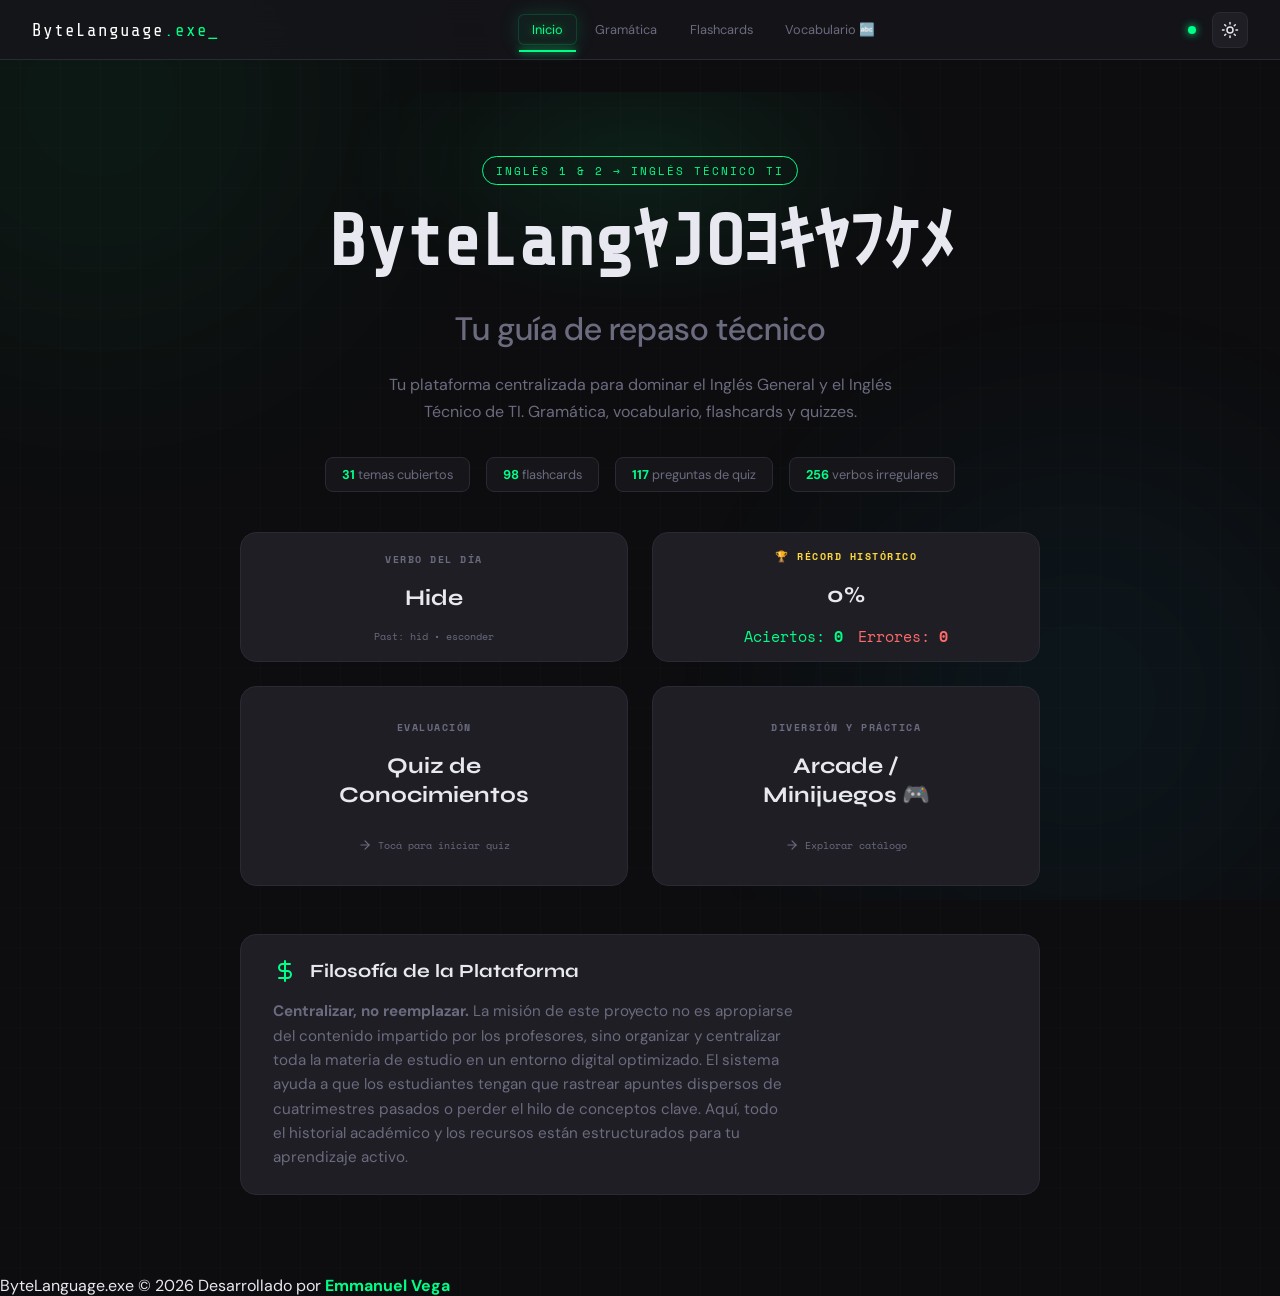
<file: index.html>
<!DOCTYPE html>
<html lang="es">
<!-- 
  ==============================================================================
  ARCHIVO PRINCIPAL DE VISTA (INDEX.HTML)
  ==============================================================================
  Este archivo define toda la estructura y el contenido visual (DOM) de la Guía de Inglés.
  Al ser una Single Page Application (SPA), todas las "pantallas" coexisten en este archivo
  y se muestran u ocultan mediante JavaScript (app.js).
  
  Estructura Principal:
  1. <head>: Metadatos, fuentes y enlaces a estilos CSS.
  2. <header>: Barra de navegación estática en la parte superior.
  3. <div class="section">: Cada uno de estos bloques representa una "pantalla" (Inicio, Gramática, etc.)
  ==============================================================================
-->

<head>
  <!-- Codificación de caracteres para aceptar tildes y ñ -->
  <meta charset="UTF-8">
  <!-- Configuración para que se vea bien en dispositivos móviles (Responsive) -->
  <meta name="viewport" content="width=device-width, initial-scale=1.0">
  <!-- Título que aparece en la pestaña del navegador -->
  <title>ByteLanguage.exe - Inglés Técnico</title>
  
  <!-- Importación de fuentes desde Google Fonts para el estilo "hacker/tech" -->
  <link
    href="https://fonts.googleapis.com/css2?family=Space+Mono:ital,wght@0,400;0,700;1,400&family=DM+Sans:wght@300;400;500;700&family=Syne:wght@700;800&family=Share+Tech+Mono&family=JetBrains+Mono:wght@400;700&family=VT323&display=swap"
    rel="stylesheet">
    
  <!-- Vinculación de la hoja de estilos principal (styles.css) -->
  <link rel="stylesheet" href="styles.css">

</head>

<body>

  <!-- 
    ======================================================================
    ESFERAS DE FONDO (Diseño visual)
    Estas son las dos esferas brillantes que aparecen difuminadas en el fondo.
    Se controlan puramente con CSS (.glow-spheres)
    ====================================================================== 
  -->
  <div class="glow-spheres">
    <div class="sphere sphere-green"></div>
    <div class="sphere sphere-blue"></div>
  </div>

  <!-- 
    ======================================================================
    BARRA DE NAVEGACIÓN SUPERIOR (Header)
    ====================================================================== 
  -->
  <header>
    <!-- Logo principal con animación de parpadeo en el guión bajo (_) -->
    <div class="logo">ByteLanguage<span class="hl">.exe</span><span class="blink">_</span></div>
    <!-- 
      Botones de navegación principal (para PC/Tablets).
      En móviles estos botones se ocultan y se muestra la barra inferior.
      Cada botón ejecuta la función showSection() de app.js para cambiar de pantalla.
    -->
    <nav>
      <button class="nav-btn active" onclick="showSection('home')">Inicio</button>
      <button class="nav-btn" onclick="showSection('grammar')">Gramática</button>
      <button class="nav-btn" onclick="showSection('flashcards')">Flashcards</button>
      <button class="nav-btn" onclick="showSection('verbs')">Vocabulario 🔤</button>
    </nav>

    <!-- Controles de estado y configuración (derecha del Header) -->
    <div style="display: flex; gap: 1rem; align-items: center;">
      <!-- Punto verde de estado (Offline/Online), controlado por el Service Worker -->
      <div id="networkStatusDot" title="Conectado" style="width: 8px; height: 8px; border-radius: 50%; background: var(--accent); box-shadow: 0 0 8px var(--accent);"></div>
      
      <!-- Botón para alternar entre Tema Claro y Tema Oscuro -->
      <button class="toggle-mode" onclick="toggleMode()" title="Cambiar modo">
        <!-- Icono inicial (Luna o Sol), se reemplaza en JS -->
        <svg class="icon" xmlns="http://www.w3.org/2000/svg" viewBox="0 0 24 24" width="18" height="18" fill="none"
          stroke="currentColor" stroke-width="2" stroke-linecap="round" stroke-linejoin="round">
          <circle cx="12" cy="12" r="4" />
          <path
            d="M12 2v2M12 20v2M4.93 4.93l1.41 1.41M17.66 17.66l1.41 1.41M2 12h2M20 12h2M6.34 17.66l-1.41 1.41M19.07 4.93l-1.41 1.41" />
        </svg>
      </button>
    </div>
  </header>

  <!-- 
    ======================================================================
    SECCIÓN 1: INICIO (HOME)
    Es la pantalla principal (Dashboard) que ve el usuario al entrar.
    ====================================================================== 
  -->
  <div id="home" class="section active">
    <div class="hero">
      <div class="hero-tag">INGLÉS 1 & 2 → INGLÉS TÉCNICO TI</div>

      <!-- Título principal con efecto Glitch (matriz hacker) -->
      <h1 style="font-family: var(--tech); letter-spacing: -1px;"><span class="matrix-glitch" id="main-hero-title" data-text="ByteLanguage.exe_">ByteLanguage<span class="hl">.exe</span><span class="blink" style="color: var(--accent);">_</span></span><br><span style="font-size: 0.45em; font-family: var(--sans); letter-spacing: 0; text-transform: none; color: var(--text-muted); font-weight: 500;">Tu guía de repaso técnico</span></h1>
      <p>Tu plataforma centralizada para dominar el Inglés General y el Inglés Técnico de TI. Gramática, vocabulario, flashcards y quizzes.</p>
      
      <!-- Fila de Estadísticas Rápidas (Se rellenan automáticamente desde app.js al iniciar) -->
      <div class="stats-row">
        <div class="stat-chip"><b id="stat-topics">0</b> temas cubiertos</div>
        <div class="stat-chip"><b id="stat-flashcards">0</b> flashcards</div>
        <div class="stat-chip"><b id="stat-quiz">0</b> preguntas de quiz</div>
        <div class="stat-chip"><b id="stat-verbs">0</b> verbos irregulares</div>
      </div>

      <!-- 
        =========================================================
        CUADRÍCULA DE ACCESO RÁPIDO Y MINIJUEGOS
        Contiene accesos directos al "Verbo del día", Quiz, etc.
        ========================================================= 
      -->
      <div class="quick-access-grid">
        <div class="qa-card" id="daily-verb-card" style="cursor: default; height: 130px;">
          <div class="qa-category">VERBO DEL DÍA</div>
          <div class="qa-title" id="daily-verb-title">Cargando...</div>
          <div class="qa-action" id="daily-verb-desc" style="cursor: default;">
            ...
          </div>
        </div>

        <div class="qa-card" id="record-card" style="cursor: default; height: 130px;">
          <div class="qa-category" style="color: #ffd93d;">🏆 RÉCORD HISTÓRICO</div>
          <div class="qa-title" id="record-title" style="margin-bottom: 0;">0%</div>
          <div class="qa-action" id="record-desc" style="cursor: default; gap: 15px; width: 100%; justify-content: center; font-size: 0.95rem;">
            <span style="color: var(--accent);">Aciertos: <b id="record-correct">0</b></span>
            <span style="color: #ff6b6b;">Errores: <b id="record-incorrect">0</b></span>
          </div>
        </div>

        <div class="qa-card hover-green" onclick="showSection('quiz')">
          <div class="qa-category">EVALUACIÓN</div>
          <div class="qa-title">Quiz de<br>Conocimientos</div>
          <div class="qa-action">
            <svg xmlns="http://www.w3.org/2000/svg" viewBox="0 0 24 24" width="14" height="14" fill="none" stroke="currentColor" stroke-width="2" stroke-linecap="round" stroke-linejoin="round">
              <path d="M5 12h14"></path>
              <path d="M12 5l7 7-7 7"></path>
            </svg>
            Tocá para iniciar quiz
          </div>
        </div>

        <div class="qa-card hover-blue" onclick="showSection('minigames')">
          <div class="qa-category">DIVERSIÓN Y PRÁCTICA</div>
          <div class="qa-title">Arcade /<br>Minijuegos 🎮</div>
          <div class="qa-action">
            <svg xmlns="http://www.w3.org/2000/svg" viewBox="0 0 24 24" width="14" height="14" fill="none" stroke="currentColor" stroke-width="2" stroke-linecap="round" stroke-linejoin="round">
              <path d="M5 12h14"></path>
              <path d="M12 5l7 7-7 7"></path>
            </svg>
            Explorar catálogo
          </div>
        </div>
      </div>

      <!-- MANIFIESTO / FILOSOFÍA -->
      <div
        style="margin-top: 3rem; text-align: left; background: var(--surface2); border: 1px solid var(--border); border-radius: 16px; padding: 1.5rem 2rem; display: flex; flex-direction: column; gap: 0.5rem; max-width: 800px; margin-inline: auto;">
        <div style="display: flex; align-items: center; gap: 0.8rem; margin-bottom: 0.5rem;">
          <svg xmlns="http://www.w3.org/2000/svg" viewBox="0 0 24 24" width="24" height="24" fill="none"
            stroke="var(--accent)" stroke-width="2" stroke-linecap="round" stroke-linejoin="round">
            <path d="M12 2v20"></path>
            <path d="M17 5H9.5a3.5 3.5 0 0 0 0 7h5a3.5 3.5 0 0 1 0 7H6"></path>
          </svg>
          <h3 style="margin: 0; font-family: var(--display); color: var(--text);">Filosofía de la Plataforma</h3>
        </div>
        <p style="margin: 0; color: var(--text-muted); font-size: 0.95rem; line-height: 1.6;">
          <strong>Centralizar, no reemplazar.</strong> La misión de este proyecto no es apropiarse del contenido
          impartido por los profesores, sino organizar y centralizar toda la materia de estudio en un entorno digital
          optimizado. El sistema ayuda a que los estudiantes tengan que rastrear apuntes dispersos de cuatrimestres
          pasados o perder el hilo de conceptos clave. Aquí, todo el historial académico y los recursos están
          estructurados para tu aprendizaje activo.
        </p>
      </div>
    </div>
  </div>

  <!-- 
    ======================================================================
    SECCIÓN MINIJUEGOS (ARCADE)
    ====================================================================== 
  -->
  <div id="minigames" class="section">
    <div class="section-title">Arcade / Minijuegos</div>
    <div class="section-sub">Elegí un minijuego rápido para entrenar tus reflejos y memoria</div>
    <button class="grammar-back-btn" style="display:inline-flex; align-items:center; gap:0.5rem; margin-bottom:1.5rem;" onclick="showSection('home')">← Volver al inicio</button>
    
    <div class="quick-access-grid">
        <div class="qa-card hover-blue" onclick="showSection('blast')">
          <div class="qa-category">VELOCIDAD</div>
          <div class="qa-title">Modo<br>Ráfaga ⚡</div>
          <div class="qa-action">
            <svg xmlns="http://www.w3.org/2000/svg" viewBox="0 0 24 24" width="14" height="14" fill="none" stroke="currentColor" stroke-width="2" stroke-linecap="round" stroke-linejoin="round">
              <path d="M5 12h14"></path>
              <path d="M12 5l7 7-7 7"></path>
            </svg>
            Tocá para iniciar ráfaga
          </div>
        </div>

        <div class="qa-card hover-pink" onclick="showSection('referent-ex')">
          <div class="qa-category">COMPRENSIÓN</div>
          <div class="qa-title">Buscar el<br>Referente 🔍</div>
          <div class="qa-action">
            <svg xmlns="http://www.w3.org/2000/svg" viewBox="0 0 24 24" width="14" height="14" fill="none" stroke="currentColor" stroke-width="2" stroke-linecap="round" stroke-linejoin="round">
              <path d="M5 12h14"></path>
              <path d="M12 5l7 7-7 7"></path>
            </svg>
            Tocá para practicar
          </div>
        </div>

        <div class="qa-card hover-yellow" onclick="showSection('synonym-ex')">
          <div class="qa-category">VOCABULARIO</div>
          <div class="qa-title">Sinónimos y<br>Antónimos 🔄</div>
          <div class="qa-action">
            <svg xmlns="http://www.w3.org/2000/svg" viewBox="0 0 24 24" width="14" height="14" fill="none" stroke="currentColor" stroke-width="2" stroke-linecap="round" stroke-linejoin="round">
              <path d="M5 12h14"></path>
              <path d="M12 5l7 7-7 7"></path>
            </svg>
            Tocá para practicar
          </div>
        </div>
    </div>
  </div>

  <!-- 
    ======================================================================
    SECCIÓN 2: GRAMÁTICA (GRAMMAR)
    Muestra la lista de temas a la izquierda y el contenido a la derecha.
    ====================================================================== 
  -->
  <div id="grammar" class="section">
    <div class="section-title">Gramática</div>
    <div class="section-sub">Seleccioná un tema de la lista para leerlo en modo concentración</div>
    <button class="grammar-back-btn" style="display:inline-flex; align-items:center; gap:0.5rem; margin-bottom:1.5rem;" onclick="showSection('home')">← Volver al inicio</button>

    <!-- Layout Master-Detail (Lista lateral + Panel principal) -->
    <div class="grammar-book-layout">
      
      <!-- Panel Lateral (Izquierda) -->
      <div class="grammar-sidebar">
        <!-- Leyenda de colores explicativa que queda pegada arriba (sticky) -->
        <div class="grammar-legend"
          style="position: sticky; top: 0; z-index: 10; padding: 1rem; background: var(--surface); border-bottom: 1px solid var(--border); font-size: 0.8rem; margin: 0; border-radius: 0; box-shadow: 0 4px 10px rgba(0,0,0,0.2);">
          <strong style="display:block; margin-bottom: 0.5rem; color: var(--text-muted);">
            <svg style="vertical-align:-2px; margin-right:4px;" xmlns="http://www.w3.org/2000/svg" viewBox="0 0 24 24"
              width="14" height="14" fill="none" stroke="currentColor" stroke-width="2" stroke-linecap="round"
              stroke-linejoin="round">
              <circle cx="12" cy="12" r="10"></circle>
              <path d="M12 16v-4"></path>
              <path d="M12 8h.01"></path>
            </svg>
            Esquema de Niveles:
          </strong>
          <div style="display: flex; flex-direction: column; gap: 0.4rem;">
            <div style="display: flex; align-items: center; justify-content: space-between;"><span
                class="topic-badge badge-1" style="margin:0">Inglés 1</span> <span
                style="color:var(--text-muted); font-size:0.75rem;">Fundamentos</span></div>
            <div style="display: flex; align-items: center; justify-content: space-between;"><span
                class="topic-badge badge-2" style="margin:0">Inglés 2</span> <span
                style="color:var(--text-muted); font-size:0.75rem;">Avanzado</span></div>
            <div style="display: flex; align-items: center; justify-content: space-between;"><span
                class="topic-badge badge-shared" style="margin:0">Inglés 1 & 2</span> <span
                style="color:var(--text-muted); font-size:0.75rem;">Compartido</span></div>
            <div style="display: flex; align-items: center; justify-content: space-between;"><span
                class="topic-badge badge-tech" style="margin:0">Inglés Técnico</span> <span
                style="color:var(--text-muted); font-size:0.75rem;">CUC</span></div>
          </div>
        </div>
        
        <!-- Aquí app.js (renderTopics) inyecta la lista de temas (<li>) -->
        <ul id="grammarTopicList"></ul>
      </div>

      <!-- Panel Principal (Derecha) -->
      <div class="grammar-content" id="grammarContentArea">
        <!-- Pantalla vacía inicial antes de seleccionar un tema -->
        <div class="grammar-empty-state">
          <span class="empty-icon">
            <svg class="icon" xmlns="http://www.w3.org/2000/svg" viewBox="0 0 24 24" width="64" height="64" fill="none"
              stroke="currentColor" stroke-width="2" stroke-linecap="round" stroke-linejoin="round">
              <path d="M4 19.5v-15A2.5 2.5 0 0 1 6.5 2H20v20H6.5a2.5 2.5 0 0 1-2.5-2.5Z" />
              <path d="M6 6h10M6 10h10M6 14h10" />
            </svg>
          </span>
          <p>Elegí un tema del menú lateral para empezar a repasar.</p>
        </div>
      </div>
    </div>
  </div>

  <!-- 
    ======================================================================
    SECCIÓN 3: FLASHCARDS (Tarjetas de Memoria)
    ====================================================================== 
  -->
  <div id="flashcards" class="section">
    <div class="section-title">Flashcards</div>
    <div class="section-sub">Tocá cada tarjeta para ver la respuesta</div>
    <button class="grammar-back-btn" style="display:inline-flex; align-items:center; gap:0.5rem; margin-bottom:1.5rem;" onclick="showSection('home')">← Volver al inicio</button>
    
    <!-- Controles (Filtros y Barajar) se inyectan acá vía app.js -->
    <div class="fc-controls" id="fcControls"></div>
    <!-- Cuadrícula donde caen todas las tarjetas animadas -->
    <div class="flashcards-grid" id="flashcardsGrid"></div>
  </div>

  <!-- 
    ======================================================================
    SECCIÓN 4: QUIZ (Examen de Opción Múltiple)
    ====================================================================== 
  -->
  <div id="quiz" class="section">
    <div class="section-title">Quiz</div>
    <div class="section-sub">Poné a prueba lo que sabés</div>
    <button class="grammar-back-btn" style="display:inline-flex; align-items:center; gap:0.5rem; margin-bottom:1.5rem;" onclick="showSection('home')">← Volver al inicio</button>
    
    <div class="quiz-controls" id="quizControls">
      <!-- Filtro inyectado por JS -->
    </div>
    
    <div class="quiz-wrapper">
      <!-- Cabecera del Quiz (Contador, Barra de Progreso y Puntaje) -->
      <div class="quiz-header">
        <span class="quiz-count" id="quizCount">1 / 20</span>
        <div class="quiz-progress-bar">
          <div class="quiz-progress-fill" id="quizProgress" style="width:5%"></div>
        </div>
        <span class="quiz-score-badge" id="quizScore">✓ 0</span>
      </div>
      <!-- Aquí cae la tarjeta dinámica de la pregunta actual (vía JS) -->
      <div id="quizContainer"></div>
    </div>
  </div>

  <!-- 
    ======================================================================
    SECCIÓN 5: MINIJUEGO - BUSCAR EL REFERENTE
    ====================================================================== 
  -->
  <div id="referent-ex" class="section">
    <div class="section-title">Buscar el Referente</div>
    <div class="section-sub">Encontrá a qué o a quién hace referencia la palabra subrayada.</div>
    <button class="grammar-back-btn" style="display:inline-flex; align-items:center; gap:0.5rem; margin-bottom:1.5rem;" onclick="showSection('minigames')">← Volver a Minijuegos</button>
    <div class="quiz-wrapper">
      <div class="quiz-header">
        <span class="quiz-count" id="refCount">1 / 10</span>
        <div class="quiz-progress-bar">
          <div class="quiz-progress-fill" id="refProgress" style="width:10%"></div>
        </div>
        <span class="quiz-score-badge" id="refScore">✓ 0</span>
      </div>
      <!-- Pregunta dinámica inyectada vía JS -->
      <div id="referentContainer"></div>
    </div>
  </div>

  <!-- 
    ======================================================================
    SECCIÓN 6: MINIJUEGO - SINÓNIMOS Y ANTÓNIMOS
    ====================================================================== 
  -->
  <div id="synonym-ex" class="section">
    <div class="section-title">Sinónimos y Antónimos</div>
    <div class="section-sub">Ampliá tu vocabulario técnico identificando la relación correcta.</div>
    <button class="grammar-back-btn" style="display:inline-flex; align-items:center; gap:0.5rem; margin-bottom:1.5rem;" onclick="showSection('minigames')">← Volver a Minijuegos</button>
    <div class="quiz-wrapper">
      <div class="quiz-header">
        <span class="quiz-count" id="synCount">1 / 10</span>
        <div class="quiz-progress-bar">
          <div class="quiz-progress-fill" id="synProgress" style="width:10%"></div>
        </div>
        <span class="quiz-score-badge" id="synScore">✓ 0</span>
      </div>
      <!-- Pregunta dinámica inyectada vía JS -->
      <div id="synonymContainer"></div>
    </div>
  </div>

  <!-- 
    ======================================================================
    SECCIÓN 7: BIBLIOTECA DE VOCABULARIO (VERBOS)
    ====================================================================== 
  -->
  <div id="verbs" class="section">
    <div class="section-title">Biblioteca de Vocabulario</div>
    <div class="section-sub">Busca y explora verbos y términos técnicos</div>
    <button class="grammar-back-btn" style="display:inline-flex; align-items:center; gap:0.5rem; margin-bottom:1.5rem;" onclick="showSection('home')">← Volver al inicio</button>

    <!-- Barra de búsqueda superior -->

    <div class="verbs-controls" style="display:flex; gap:0.5rem; margin-bottom:1rem; position:relative;" id="verbControls">
      <input class="verbs-search" type="text" placeholder="Buscar vocabulario... (ej: network, to buy)"
        oninput="handleVerbSearch()" id="verbSearch" style="flex:1; padding-right: 2.5rem;">
      <button id="clearVerbSearchBtn" style="display:none; position:absolute; right:10px; top:50%; transform:translateY(-50%); background:none; border:none; color:var(--text-muted); cursor:pointer; padding:0.2rem;" onclick="clearVerbSearch()" title="Limpiar búsqueda">
        <svg class="icon" xmlns="http://www.w3.org/2000/svg" viewBox="0 0 24 24" width="16" height="16" fill="none" stroke="currentColor" stroke-width="2" stroke-linecap="round" stroke-linejoin="round"><line x1="18" y1="6" x2="6" y2="18"></line><line x1="6" y1="6" x2="18" y2="18"></line></svg>
      </button>
    </div>

    <div id="verbBackBar" class="verb-back-bar" style="display:none;">
      <button class="grammar-back-btn verb-back-btn" onclick="selectVerbCategory(null)">← Volver a categorías</button>
      <span class="verb-cat-label"></span>
    </div>

    <!-- Contenedor dinámico principal donde se dibujan las categorías o la lista filtrada -->
    <div class="verbs-accordion-wrap" id="verbsBody">
      <!-- Los verbos o las categorías se inyectan acá vía JS -->
    </div>
  </div>

  <!-- 
    ======================================================================
    SECCIÓN 8: MODO RÁFAGA (VERB BLAST)
    Juego interactivo con múltiples pantallas (Configuración, Juego, Resultado).
    ====================================================================== 
  -->
  <div id="blast" class="section">
    <!-- Capas de efectos visuales aceleradas por hardware (Pantallazos de error/acierto) -->
    <div class="vb-flash-overlay" id="vb-flash-overlay"></div>
    <div id="vb-penalty-float" class="vb-penalty-float" style="display:none;">-1s</div>

    <div class="section-title">Modo Ráfaga ⚡</div>
    <div class="section-sub" id="vb-section-subtitle">Gramática, verbos y reflejos a máxima velocidad</div>
    <button class="grammar-back-btn" style="display:inline-flex; align-items:center; gap:0.5rem; margin-bottom:1.5rem;" onclick="showSection('minigames')">← Volver a Minijuegos</button>

    <!-- [PANTALLA 1] Menú de configuración inicial -->
    <div id="vb-start-screen" class="vb-screen active fade-in">
      <div class="vb-card vb-glass">
        <div class="vb-hero-icon">⚡</div>
        <h2 class="vb-game-title">MODO RÁFAGA</h2>
        <p class="vb-game-instructions">
          Aprende y pon a prueba tus conocimientos de inglés. Seleccioná tu modo de juego, el formato de respuestas y el
          tipo de preguntas para iniciar.
        </p>

        <div class="vb-record-container">
          <div class="vb-record-badge">
            <span class="vb-record-icon">💀</span> Récord A Muerte: <strong id="vb-record-value">0</strong>
          </div>
          <div class="vb-record-badge"
            style="background: rgba(0, 191, 255, 0.08); border-color: rgba(0, 191, 255, 0.2); color: var(--accent2);">
            <span class="vb-record-icon">⏱️</span> Récord Contrarreloj: <strong id="vb-record-value-ta">0</strong>
          </div>
        </div>

        <!-- Setup Form -->
        <div class="vb-setup-form">
          <div class="vb-setup-row">
            <div class="vb-setup-label">Modo de juego:</div>
            <div class="vb-setup-chips">
              <button class="vb-chip-btn active" id="btn-mode-sd" onclick="setVbGameMode('sudden-death', this)">A Muerte
                💀</button>
              <button class="vb-chip-btn" id="btn-mode-ta" onclick="setVbGameMode('time-attack', this)">Contrarreloj
                ⏱️</button>
            </div>
          </div>

          <div class="vb-setup-row">
            <div class="vb-setup-label">Respuestas:</div>
            <div class="vb-setup-chips">
              <button class="vb-chip-btn active" id="btn-format-mixed" onclick="setVbFormat('mixed', this)">Mezclado
                🔀</button>
              <button class="vb-chip-btn" id="btn-format-typing" onclick="setVbFormat('typing', this)">Escribir
                ⌨️</button>
              <button class="vb-chip-btn" id="btn-format-options" onclick="setVbFormat('options', this)">Opciones
                🔘</button>
            </div>
          </div>



          <!-- Individual speed selector, shown only for Sudden Death -->
          <div class="vb-setup-row" id="vb-difficulty-row">
            <div class="vb-setup-label">Tiempo por verbo:</div>
            <div class="vb-difficulty-selector">
              <button class="vb-diff-btn" id="btn-diff-easy" onclick="setVbDifficulty(15, this)">
                <span class="diff-name">Fácil</span>
                <span class="diff-time">15s</span>
              </button>
              <button class="vb-diff-btn active" id="btn-diff-normal" onclick="setVbDifficulty(10, this)">
                <span class="diff-name">Normal</span>
                <span class="diff-time">10s</span>
              </button>
              <button class="vb-diff-btn" id="btn-diff-extreme" onclick="setVbDifficulty(6, this)">
                <span class="diff-name">Extremo</span>
                <span class="diff-time">6s</span>
              </button>
            </div>
          </div>
        </div>

        <button class="vb-start-btn" onclick="startVerbBlast()" style="margin-top: 1rem;">
          ¡Iniciar Ráfaga! ⚡
        </button>
      </div>
    </div>

    <!-- [PANTALLA 2] Juego Activo (Pantalla principal mientras se juega) -->
    <div id="vb-game-screen" class="vb-screen fade-in" style="display:none;">
      <!-- Barra de tiempo (visual) que se va achicando -->
      <div class="vb-timer-wrap">
        <div id="vb-timer-bar" class="vb-timer-bar"></div>
        <div id="vb-timer-icon" class="vb-timer-icon" style="display:none;"></div>
      </div>

      <!-- Cabecera del juego: Racha actual y tiempo numérico -->
      <div class="vb-game-header">
        <div class="vb-streak" id="vb-streak-counter">
          <span class="vb-streak-icon" id="vb-streak-icon-lbl">🔥</span> <span id="vb-streak-text-lbl">Racha</span>:
          <strong id="vb-streak-val">0</strong>
        </div>
        <div class="vb-timer-numeric" id="vb-timer-numeric" style="display:none;">
          ⏱️ <strong id="vb-timer-numeric-val">60</strong>s
        </div>
      </div>

      <div class="vb-card vb-glass vb-game-card">
        <div class="vb-question-prompt" id="vb-question-prompt">Escribí el pasado simple:</div>
        <div class="vb-verb-present" id="vb-verb-present">go</div>
        <div class="vb-verb-translation" id="vb-verb-translation">ir</div>

        <!-- Input format (typing) -->
        <div class="vb-input-wrapper" id="vb-input-wrapper">
          <input type="text" id="vb-input" class="vb-input" placeholder="Escribí aquí..." autocomplete="off"
            autocorrect="off" autocapitalize="off" spellcheck="false" onkeydown="handleVbInputKey(event)">
          <div class="vb-mobile-tip" style="margin-top: 0.8rem;">Presioná Enter para enviar</div>
        </div>

        <!-- Diseño alternativo 2: Botones de opciones (Inyectados por JS) -->
        <div class="vb-options-grid" id="vb-options-container" style="display:none;">
          <!-- Options will be injected by JS -->
        </div>
      </div>
    </div>

    <!-- [PANTALLA 3] Resultados (Game Over) -->
    <div id="vb-over-screen" class="vb-screen fade-in" style="display:none;">
      <div class="vb-card vb-glass">
        <div class="vb-game-over-icon" id="vb-over-icon">💥</div>
        <h2 class="vb-game-over-title" id="vb-over-title">FIN DE LA RÁFAGA</h2>

        <!-- Banner motivacional si se rompe el récord -->
        <div id="vb-over-new-record" class="vb-new-record-banner" style="display:none;">
          🏆 ¡NUEVO RÉCORD PERSONAL!
        </div>

        <div class="vb-results-summary">
          <div class="vb-result-stat">
            <span class="vb-result-label" id="vb-over-score-lbl">Puntos</span>
            <span class="vb-result-val" id="vb-over-streak">0</span>
          </div>
          <div class="vb-result-stat">
            <span class="vb-result-label">Récord Anterior</span>
            <span class="vb-result-val" id="vb-over-record">0</span>
          </div>
        </div>

        <!-- Failure Details Area -->
        <div class="vb-error-details" id="vb-error-details">
          <!-- Injected dynamically by JS -->
        </div>

        <div class="vb-over-buttons">
          <button class="vb-start-btn" onclick="startVerbBlast()">
            Jugar de nuevo 🔄
          </button>
          <button class="vb-back-btn" onclick="exitVerbBlast()">
            Volver al inicio
          </button>
        </div>
      </div>
    </div>
  </div>

  <!-- 
    ======================================================================
    FOOTER (Créditos)
    ====================================================================== 
  -->
  <footer class="app-footer">
    <div class="footer-content">
      <p class="footer-text">
        <span class="default-text">ByteLanguage.exe &copy; 2026</span>
        <span class="hover-text">Desarrollado por <strong style="color: var(--accent);">Emmanuel Vega</strong></span>
      </p>
    </div>
  </footer>

  <div class="mobile-nav">
    <button class="mob-btn active" onclick="showSection('home')">
      <svg class="icon" xmlns="http://www.w3.org/2000/svg" viewBox="0 0 24 24" width="20" height="20" fill="none"
        stroke="currentColor" stroke-width="2" stroke-linecap="round" stroke-linejoin="round">
        <path d="m3 9 9-7 9 7v11a2 2 0 0 1-2 2H5a2 2 0 0 1-2-2z" />
        <polyline points="9 22 9 12 15 12 15 22" />
      </svg>
      <span>Inicio</span>
    </button>
    <button class="mob-btn" onclick="showSection('grammar')">
      <svg class="icon" xmlns="http://www.w3.org/2000/svg" viewBox="0 0 24 24" width="20" height="20" fill="none"
        stroke="currentColor" stroke-width="2" stroke-linecap="round" stroke-linejoin="round">
        <path d="M4 19.5v-15A2.5 2.5 0 0 1 6.5 2H20v20H6.5a2.5 2.5 0 0 1-2.5-2.5Z" />
        <path d="M6 6h10M6 10h10M6 14h10" />
      </svg>
      <span>Gramática</span>
    </button>
    <button class="mob-btn" onclick="showSection('flashcards')">
      <svg class="icon" xmlns="http://www.w3.org/2000/svg" viewBox="0 0 24 24" width="20" height="20" fill="none"
        stroke="currentColor" stroke-width="2" stroke-linecap="round" stroke-linejoin="round">
        <rect x="3" y="3" width="14" height="14" rx="2" ry="2" />
        <path d="M21 7h-2v10H9v2a2 2 0 0 0 2 2h10a2 2 0 0 0 2-2V9a2 2 0 0 0-2-2z" />
      </svg>
      <span>Cards</span>
    </button>
    <button class="mob-btn" onclick="showSection('verbs')">
      <svg class="icon" xmlns="http://www.w3.org/2000/svg" viewBox="0 0 24 24" width="20" height="20" fill="none"
        stroke="currentColor" stroke-width="2" stroke-linecap="round" stroke-linejoin="round">
        <path d="M12 20h9" />
        <path d="M16.5 3.5a2.12 2.12 0 0 1 3 3L7 19l-4 1 1-4Z" />
      </svg>
      <span>Vocabulario</span>
    </button>
  </div>

  <script>
    function updateNetworkStatus() {
      const dot = document.getElementById('networkStatusDot');
      
      if (navigator.onLine) {
        if (dot) {
          dot.style.background = 'var(--accent)';
          dot.style.boxShadow = '0 0 8px var(--accent)';
          dot.title = 'Conectado';
        }
        document.body.classList.remove('is-offline');
      } else {
        if (dot) {
          dot.style.background = 'var(--accent3)';
          dot.style.boxShadow = '0 0 8px var(--accent3)';
          dot.title = 'Sin conexión (Offline) - Guía 100% disponible';
        }
        document.body.classList.add('is-offline');
      }
    }

    window.addEventListener('online', updateNetworkStatus);
    window.addEventListener('offline', updateNetworkStatus);

    if ('serviceWorker' in navigator) {
      window.addEventListener('load', () => {
        navigator.serviceWorker.register('service-worker.js', { scope: './' })
          .then(reg => {
            console.log('Service Worker registrado en:', reg.scope);
            setTimeout(updateNetworkStatus, 500); // Detecta y muestra el estado real al iniciar
          })
          .catch(err => console.warn('Error registrando Service Worker:', err));
      });
    }

    // Animación de bienvenida Matrix (Scramble) al cargar la página
    window.addEventListener('DOMContentLoaded', () => {
      const letters = "ABCDEFGHIJKLMNOPQRSTUVWXYZ0123456789ｱｲｳｴｵｶｷｸｹｺｻｼｽｾｿﾀﾁﾂﾃﾄﾅﾆﾇﾈﾉﾊﾋﾌﾍﾎﾏﾐﾑﾒﾓﾔﾕﾖﾗﾘﾙﾚﾛﾜﾝ";
      const titleEl = document.getElementById('main-hero-title');
      if (!titleEl) return;
      
      const originalHTML = 'ByteLanguage<span class="hl">.exe</span><span class="blink" style="color: var(--accent);">_</span>';
      const targetText = titleEl.getAttribute('data-text');
      
      let iteration = 0;
      let scrambleInterval = setInterval(() => {
        titleEl.innerText = targetText
          .split("")
          .map((letter, index) => {
            if(index < iteration) {
              return targetText[index];
            }
            return letters[Math.floor(Math.random() * letters.length)];
          })
          .join("");
        
        if(iteration >= targetText.length){
          clearInterval(scrambleInterval);
          titleEl.innerHTML = originalHTML;
        }
        iteration += 1 / 5; // Más lento (antes era 1/3)
      }, 40); // Intervalo ligeramente mayor (antes era 30)
    });
  </script>
  <!-- Data scripts (Modularized DB) -->
  <script src="data/topics.js"></script>
  <script src="data/flashcards.js"></script>
  <script src="data/quiz.js"></script>
  <script src="data/verbs.js"></script>
  <script src="data/exercises.js"></script>
  
  <script src="app.js"></script>
</body>

</html>
</file>
<file: styles.css>
/* ==============================================================================
 * HOJA DE ESTILOS PRINCIPAL (STYLES.CSS)
 * ==============================================================================
 * Este archivo controla toda la apariencia visual de la aplicaciÃ³n.
 * 
 * ARQUITECTURA DEL ARCHIVO:
 * 1. Variables CSS (:root): Colores, fuentes y medidas globales.
 * 2. Temas (Tema Claro/Oscuro): Sobrescritura de variables.
 * 3. Reset y Base: Estilos generales del 'body' y tipografÃ­a.
 * 4. Componentes Globales: Header, NavegaciÃ³n, Botones.
 * 5. Layouts EspecÃ­ficos: Inicio, GramÃ¡tica, Flashcards, Quiz.
 * 6. Animaciones (@keyframes): Transiciones fluidas.
 * 7. Media Queries (Responsive): AdaptaciÃ³n a celulares y tablets.
 * ============================================================================== */

/* ---- 1. VARIABLES GLOBALES (Tema Oscuro por defecto) ---- */
:root {
  --bg: #0d0d0f;          /* Fondo principal oscuro */
  --surface: #16161a;     /* Color de tarjetas y contenedores (primer nivel) */
  --surface2: #1e1e24;    /* Color de tarjetas elevadas (segundo nivel) */
  --border: #2a2a35;      /* Color de las lÃ­neas separadoras y bordes */
  --accent: #00ff88;      /* Verde neÃ³n principal */
  --accent2: #00bfff;     /* Azul neÃ³n secundario */
  --accent3: #ff6b6b;     /* Rojo (para errores o antÃ³nimos) */
  --accent4: #ffd93d;     /* Amarillo (para advertencias o sinÃ³nimos) */
  --text: #e8e8f0;        /* Texto principal (blanco roto) */
  --text-muted: #6b6b80;  /* Texto secundario (grisÃ¡ceo) */
  --mono: 'Space Mono', monospace;          /* Fuente para cÃ³digo o nÃºmeros */
  --sans: 'DM Sans', sans-serif;            /* Fuente principal de lectura */
  --display: 'Syne', sans-serif;            /* Fuente gruesa para TÃ­tulos grandes */
  --tech: 'Share Tech Mono', monospace;     /* Fuente estilo hacker */
  --radius: 12px;         /* Curvatura general de las esquinas */
  --mode: dark;           /* Variable auxiliar para saber el estado */
}

/* ---- 2. TEMA CLARO (Sobrescritura de Variables) ---- */
/* Cuando el body tiene la clase 'light-mode', estas variables reemplazan a las de :root */
.light-mode {
  --bg: #f0f0f7;          /* Fondo gris clarito */
  --surface: #ffffff;     /* Tarjetas blancas */
  --surface2: #e8e8f2;    /* Cajas destacadas gris claro */
  --border: #d0d0e0;      /* Bordes mÃ¡s oscuros para contraste */
  --accent: #00bfff;      /* Se cambia el verde por azul para mejor visibilidad en blanco */
  --accent2: #00aaff;
  --accent3: #cc3333;     /* Rojo mÃ¡s oscuro */
  --accent4: #cc9900;     /* Amarillo mÃ¡s oscuro */
  --text: #1a1a2e;        /* Texto principal casi negro */
  --text-muted: #6b6b80;
}

.light-mode .topic-card:hover {
  box-shadow: 0 8px 30px rgba(0, 191, 255, 0.08);
}

.light-mode .hero::before {
  background: radial-gradient(ellipse, rgba(0, 191, 255, 0.08) 0%, transparent 70%);
}

.light-mode .nav-btn.active {
  border: 1px solid rgba(0, 191, 255, 0.18);
}

.light-mode .mob-btn.active {
  background: rgba(0, 191, 255, 0.12);
  box-shadow: inset 0 0 0 1px rgba(0, 191, 255, 0.18);
}

.light-mode .offline-notice {
  background: rgba(0, 191, 255, 0.1);
  border: 1px solid rgba(0, 191, 255, 0.3);
}

/* ==========================================================================
   3. RESET Y BASE (Estilos Globales)
   Resetea mÃ¡rgenes y configura el comportamiento general del body.
   ========================================================================== */
* {
  margin: 0;
  padding: 0;
  box-sizing: border-box;
}

html {
  scroll-behavior: smooth;
}

body {
  font-family: var(--sans);
  background-color: var(--bg);
  background-image:
    linear-gradient(rgba(255, 255, 255, 0.012) 1px, transparent 1px),
    linear-gradient(90deg, rgba(255, 255, 255, 0.012) 1px, transparent 1px);
  background-size: 40px 40px;
  background-position: center;
  color: var(--text);
  min-height: 100vh;
  transition: background 0.4s, color 0.4s;
  position: relative;
  overflow-x: clip;
}

/* ==========================================================================
   4. EFECTOS VISUALES GLOBALES (GLOW SPHERES)
   Esferas animadas que quedan fijas en el fondo de toda la aplicaciÃ³n.
   ========================================================================== */
.glow-spheres {
  position: fixed;
  top: 0;
  left: 0;
  width: 100vw;
  height: 100vh;
  height: 100dvh;
  z-index: -2;
  /* DetrÃ¡s de todo */
  pointer-events: none;
  overflow: hidden;
}

.sphere {
  position: absolute;
  width: 500px;
  height: 500px;
  border-radius: 50%;
  filter: blur(120px);
  opacity: 0.05;
  animation: breathingSphere 8s infinite alternate ease-in-out;
}

.sphere-green {
  background: var(--accent);
  top: -150px;
  left: -150px;
}

.sphere-blue {
  background: var(--accent2);
  bottom: -50px;
  right: -50px;
  animation-delay: -4s;
}

@keyframes breathingSphere {
  0% {
    transform: scale(1);
    opacity: 0.04;
  }

  100% {
    transform: scale(1.15);
    opacity: 0.07;
  }
}

/* ==========================================================================
   5. NAVEGACIÃ“N Y COMPONENTES SUPERIORES (HEADER)
   Barra pegajosa (sticky) superior con efecto cristal (backdrop-filter).
   ========================================================================== */
header {
  position: sticky;
  top: 0;
  z-index: 100;
  background: rgba(22, 22, 26, 0.85);
  border-bottom: 1px solid var(--border);
  padding: 0 2rem;
  display: flex;
  align-items: center;
  justify-content: space-between;
  height: 60px;
  backdrop-filter: blur(16px);
}

.logo {
  font-family: var(--tech);
  font-size: 1.1rem;
  color: #fff;
  letter-spacing: 1px;
}

.logo span.hl {
  color: var(--accent);
}

.logo span.blink {
  color: var(--accent);
  animation: blink 1s step-end infinite;
}

@keyframes blink {
  50% {
    opacity: 0;
  }
}

nav {
  display: flex;
  gap: 0.3rem;
}

.nav-btn {
  background: none;
  border: 1px solid transparent;
  color: var(--text-muted);
  font-family: var(--sans);
  font-size: 0.8rem;
  padding: 0.4rem 0.8rem;
  border-radius: 6px;
  cursor: pointer;
  transition: all 0.3s cubic-bezier(0.16, 1, 0.3, 1);
  position: relative;
}

.nav-btn:hover {
  color: var(--accent);
  background: rgba(0, 255, 136, 0.04);
  border-color: rgba(0, 255, 136, 0.1);
  box-shadow: 0 0 15px rgba(0, 255, 136, 0.08);
}

.nav-btn.active {
  color: var(--accent);
  background: rgba(0, 255, 136, 0.06);
  border-color: rgba(0, 255, 136, 0.15);
  box-shadow: 0 0 20px rgba(0, 255, 136, 0.15);
  text-shadow: 0 0 8px rgba(0, 255, 136, 0.5);
}

.nav-btn.active::after {
  content: '';
  position: absolute;
  bottom: -0.5rem;
  left: 0;
  width: 100%;
  height: 2px;
  background: var(--accent);
  box-shadow: 0 0 8px var(--accent);
}

.nav-btn:focus-visible {
  outline: 2px solid var(--accent);
  outline-offset: 3px;
}

.toggle-mode {
  background: var(--surface2);
  border: 1px solid var(--border);
  color: var(--text);
  font-size: 1rem;
  width: 36px;
  height: 36px;
  border-radius: 8px;
  cursor: pointer;
  transition: all 0.2s;
  display: flex;
  align-items: center;
  justify-content: center;
}

/* ---- HERO ---- */
.hero {
  padding: 4rem 2rem 3rem;
  text-align: center;
  position: relative;
  overflow: hidden;
}

.hero::before {
  content: '';
  position: absolute;
  top: -80px;
  left: 50%;
  transform: translateX(-50%);
  width: 600px;
  height: 300px;
  background: radial-gradient(ellipse, rgba(0, 255, 136, 0.08) 0%, transparent 70%);
  pointer-events: none;
}

.hero-tag {
  display: inline-block;
  font-family: var(--mono);
  font-size: 0.7rem;
  color: var(--accent);
  border: 1px solid var(--accent);
  padding: 0.3rem 0.8rem;
  border-radius: 20px;
  margin-bottom: 1.2rem;
  letter-spacing: 2px;
  opacity: 0;
  animation: fadeUp 0.6s 0.1s forwards;
}

.hero h1 {
  font-family: var(--display);
  font-size: clamp(2.5rem, 6vw, 4.5rem);
  font-weight: 800;
  line-height: 1.05;
  margin-bottom: 1rem;
  opacity: 0;
  animation: fadeUp 0.6s 0.2s forwards;
}

.hero h1 .hl {
  color: var(--accent);
}

.matrix-glitch {
  display: inline-block;
  white-space: nowrap;
  animation: matrixGlowGlitch 3.5s infinite;
}

/* ESTADO SIN CONEXIÃ“N (OFFLINE) - EFECTO CONGELADO */
body.is-offline .matrix-glitch {
  animation: none !important;
  text-shadow: 4px 0 var(--accent), -4px 0 #ff00c8 !important;
  transform: translate(2px, 1px) skewX(5deg) !important;
}

body.is-offline .blink {
  animation: none !important;
  opacity: 1 !important;
  color: #ff00c8 !important;
}

body.is-offline .hero-tag {
  animation-play-state: paused !important;
  border-color: #ff00c8 !important;
  color: #ff00c8 !important;
}

/* FIN ESTADO SIN CONEXIÃ“N */

@keyframes matrixGlowGlitch {

  0%,
  91%,
  98%,
  100% {
    text-shadow: 0 0 5px rgba(0, 255, 136, 0.2);
    transform: none;
  }

  92% {
    text-shadow: 5px 0 var(--accent), -5px 0 #ff00c8;
    transform: translate(6px, 2px) skewX(12deg);
  }

  94% {
    text-shadow: -5px 0 var(--accent), 5px 0 #ff00c8;
    transform: translate(-4px, -3px) skewX(-12deg);
  }

  96% {
    text-shadow: 3px 0 var(--accent), -3px 0 #ff00c8;
    transform: translate(3px, 1px) skewX(5deg);
  }
}

.hero p {
  color: var(--text-muted);
  font-size: 1rem;
  max-width: 520px;
  margin: 0 auto 2rem;
  line-height: 1.7;
  opacity: 0;
  animation: fadeUp 0.6s 0.3s forwards;
}

.stats-row {
  display: flex;
  gap: 1rem;
  justify-content: center;
  flex-wrap: wrap;
  opacity: 0;
  animation: fadeUp 0.6s 0.4s forwards;
}

.stat-chip {
  background: var(--surface);
  border: 1px solid var(--border);
  border-radius: 8px;
  padding: 0.5rem 1rem;
  font-size: 0.8rem;
  color: var(--text-muted);
}

.stat-chip b {
  color: var(--accent);
}

.offline-notice {
  margin-top: 1.5rem;
  padding: 0.75rem 1rem;
  background: rgba(0, 255, 136, 0.1);
  border: 1px solid rgba(0, 255, 136, 0.3);
  border-radius: 8px;
  font-size: 0.85rem;
  color: var(--accent);
  text-align: center;
  animation: fadeIn 0.5s ease-out;
}

@keyframes fadeIn {
  from {
    opacity: 0;
    transform: translateY(10px);
  }

  to {
    opacity: 1;
    transform: translateY(0);
  }
}

/* ---- QUICK ACCESS CARDS ---- */
.quick-access-grid {
  display: grid;
  grid-template-columns: repeat(auto-fit, minmax(280px, 1fr));
  gap: 1.5rem;
  margin-top: 2.5rem;
  max-width: 800px;
  margin-inline: auto;
  opacity: 0;
  animation: fadeUp 0.6s 0.5s forwards;
}

.qa-card {
  background: var(--surface2);
  border: 1px solid var(--border);
  border-radius: 16px;
  padding: 2rem 1.5rem;
  display: flex;
  flex-direction: column;
  align-items: center;
  justify-content: center;
  gap: 1rem;
  cursor: pointer;
  transition: all 0.3s cubic-bezier(0.16, 1, 0.3, 1);
  text-align: center;
  position: relative;
  overflow: hidden;
  height: 200px;
}

.light-mode .qa-card {
  background: rgba(255, 255, 255, 0.8);
}

.qa-card.hover-green:hover {
  transform: translateY(-4px);
  border-color: var(--accent);
  box-shadow: 0 10px 30px rgba(0, 255, 136, 0.1);
}

.qa-card.hover-blue:hover {
  transform: translateY(-4px);
  border-color: var(--accent2);
  box-shadow: 0 10px 30px rgba(0, 191, 255, 0.1);
}

.qa-card.hover-pink:hover {
  transform: translateY(-4px);
  border-color: var(--accent3);
  box-shadow: 0 10px 30px rgba(255, 107, 107, 0.1);
}

.qa-card.hover-yellow:hover {
  transform: translateY(-4px);
  border-color: var(--accent4);
  box-shadow: 0 10px 30px rgba(255, 217, 61, 0.1);
}

.qa-category {
  font-family: var(--mono);
  font-size: 0.65rem;
  color: var(--text-muted);
  letter-spacing: 1.5px;
  text-transform: uppercase;
  font-weight: bold;
}

.qa-title {
  font-family: var(--display);
  font-size: 1.4rem;
  font-weight: 700;
  color: var(--text);
  line-height: 1.3;
}

.qa-action {
  font-family: var(--mono);
  font-size: 0.65rem;
  color: var(--text-muted);
  display: flex;
  align-items: center;
  gap: 6px;
  margin-top: auto;
  transition: color 0.3s cubic-bezier(0.16, 1, 0.3, 1), transform 0.3s;
}

.qa-card.hover-green:hover .qa-action {
  color: var(--accent);
  transform: translateX(3px);
}

.qa-card.hover-blue:hover .qa-action {
  color: var(--accent2);
  transform: translateX(3px);
}

.qa-card.hover-pink:hover .qa-action {
  color: var(--accent3);
  transform: translateX(3px);
}

.qa-card.hover-yellow:hover .qa-action {
  color: var(--accent4);
  transform: translateX(3px);
}

/* ---- SECTIONS ---- */
.section {
  display: none;
  padding: 2rem;
  max-width: 1100px;
  margin: 0 auto;
  opacity: 0;
  transform: translateY(20px);
}

.section.active {
  display: block;
  animation: sectionEnter 0.5s cubic-bezier(0.16, 1, 0.3, 1) forwards;
}

@keyframes sectionEnter {
  0% {
    opacity: 0;
    transform: translateY(20px);
  }

  100% {
    opacity: 1;
    transform: translateY(0);
  }
}

/* ---- GRAMMAR CARDS ---- */
.section-title {
  font-family: var(--display);
  font-size: 1.8rem;
  margin-bottom: 0.5rem;
}

.section-sub {
  color: var(--text-muted);
  font-size: 0.8rem;
  margin-bottom: 2rem;
}

/* ---- GRAMMAR BOOK MODE ---- */
.grammar-book-layout {
  display: flex;
  gap: 0;
  height: 70vh;
  min-height: 500px;
  background: var(--surface);
  border: 1px solid var(--border);
  border-radius: var(--radius);
  overflow: hidden;
  box-shadow:
    -8px -8px 25px -10px rgba(0, 255, 136, 0.12),
    8px 8px 25px -10px rgba(0, 191, 255, 0.12),
    0 20px 40px rgba(0, 0, 0, 0.6);
}

.grammar-sidebar {
  width: 35%;
  min-width: 250px;
  border-right: 1px solid var(--border);
  overflow-y: auto;
  background: rgba(0, 0, 0, 0.1);
}

.light-mode .grammar-sidebar {
  background: rgba(0, 0, 0, 0.02);
}

.grammar-content {
  width: 65%;
  flex-grow: 1;
  overflow-y: auto;
  padding: 2.5rem;
  background: var(--surface);
  position: relative;
}

#grammarTopicList {
  list-style: none;
  padding: 0;
  margin: 0;
}

.grammar-list-item {
  display: flex;
  align-items: center;
  gap: 0.8rem;
  padding: 1.2rem 1.2rem;
  border-bottom: 1px solid var(--border);
  cursor: pointer;
  transition: all 0.3s cubic-bezier(0.16, 1, 0.3, 1);
}

.grammar-list-item:hover {
  color: var(--accent2);
  background: rgba(0, 191, 255, 0.03);
  box-shadow: inset 3px 0 0 rgba(0, 191, 255, 0.3);
}

.grammar-list-item.active {
  background: rgba(0, 255, 136, 0.08);
  border-left: 4px solid var(--accent);
  padding-left: calc(1.2rem - 4px);
  color: var(--accent);
  text-shadow: 0 0 8px rgba(0, 255, 136, 0.4);
}

.topic-icon-small {
  width: 36px;
  height: 36px;
  border-radius: 8px;
  display: flex;
  align-items: center;
  justify-content: center;
  font-size: 1.1rem;
  flex-shrink: 0;
}

.topic-list-info {
  display: flex;
  flex-direction: column;
  gap: 0.3rem;
}

.topic-list-title {
  font-size: 0.95rem;
  font-weight: 600;
  line-height: 1.2;
  font-family: var(--sans);
}

.grammar-empty-state {
  display: flex;
  flex-direction: column;
  align-items: center;
  justify-content: center;
  height: 100%;
  color: var(--text-muted);
  text-align: center;
}

.empty-icon {
  font-size: 4rem;
  margin-bottom: 1rem;
  opacity: 0.5;
}

/* Detail Area */
.grammar-back-btn {
  display: none;
  background: var(--surface2);
  border: 1px solid var(--border);
  color: var(--text);
  font-family: var(--sans);
  font-size: 0.85rem;
  cursor: pointer;
  margin-bottom: 1.5rem;
  padding: 0.5rem 1rem;
  border-radius: 6px;
  transition: all 0.2s;

  /* Floating / Sticky styles */
  position: sticky;
  top: 75px;
  z-index: 100;
  box-shadow: 0 4px 15px rgba(0, 0, 0, 0.4);
}

.grammar-back-btn:hover {
  border-color: var(--accent);
  color: var(--accent);
  box-shadow: 0 4px 20px rgba(0, 255, 136, 0.2);
}

.topic-detail-header {
  display: flex;
  align-items: center;
  gap: 1.2rem;
  margin-bottom: 1.5rem;
  padding-bottom: 1.5rem;
  border-bottom: 1px solid var(--border);
}

.topic-icon-large {
  width: 60px;
  height: 60px;
  border-radius: 12px;
  display: flex;
  align-items: center;
  justify-content: center;
  font-size: 2rem;
  flex-shrink: 0;
}

.topic-detail-header h2 {
  font-family: var(--display);
  font-size: 1.8rem;
  margin-bottom: 0.4rem;
}

.topic-desc {
  font-size: 1.05rem;
  line-height: 1.6;
  margin-bottom: 1.5rem;
  color: var(--text);
}

.detail-subtitle {
  font-family: var(--sans);
  font-size: 1.1rem;
  margin: 2rem 0 1rem;
  color: var(--accent2);
  font-weight: 600;
}

.topic-badge {
  margin-left: auto;
  font-family: var(--mono);
  font-size: 0.65rem;
  padding: 0.2rem 0.5rem;
  border-radius: 4px;
  flex-shrink: 0;
}

.badge-1 {
  background: rgba(0, 191, 255, 0.15);
  color: var(--accent2);
}

.badge-2 {
  background: rgba(0, 255, 136, 0.15);
  color: var(--accent);
}

.badge-shared {
  /* Mixture of blue and green, or purple */
  background: rgba(167, 139, 250, 0.15);
  color: #a78bfa;
}

.badge-tech {
  /* Pink/Magenta for tech */
  background: rgba(255, 0, 255, 0.15);
  color: #ff00ff;
}

/* Formula box */
.formula {
  font-family: var(--mono);
  font-size: 0.65rem;
  background: var(--surface2);
  border-left: 3px solid var(--accent);
  padding: 0.5rem 0.8rem;
  border-radius: 0 6px 6px 0;
  color: var(--accent);
  margin-bottom: 0.8rem;
  word-break: break-word;
}

/* Examples */
.examples {
  display: flex;
  flex-direction: column;
  gap: 0.3rem;
}

.ex-row {
  display: flex;
  gap: 0.5rem;
  align-items: flex-start;
  font-size: 0.8rem;
}

.ex-label {
  font-family: var(--mono);
  font-size: 0.65rem;
  padding: 0.15rem 0.4rem;
  border-radius: 3px;
  flex-shrink: 0;
  margin-top: 1px;
}

.ex-label.pos {
  background: rgba(0, 255, 136, 0.15);
  color: var(--accent);
}

.ex-label.neg {
  background: rgba(255, 107, 107, 0.15);
  color: var(--accent3);
}

.ex-label.q {
  background: rgba(0, 191, 255, 0.15);
  color: var(--accent2);
}

.ex-label.kw {
  background: rgba(255, 217, 61, 0.15);
  color: var(--accent4);
}

.ex-text {
  color: var(--text);
  line-height: 1.5;
}

/* Table */
.ref-table {
  width: 100%;
  border-collapse: collapse;
  font-size: 0.82rem;
  margin-top: 0.8rem;
}

.ref-table th {
  background: var(--surface2);
  color: var(--accent);
  font-family: var(--mono);
  font-size: 0.7rem;
  font-weight: 700;
  letter-spacing: 1px;
  padding: 0.6rem 0.8rem;
  text-align: left;
  border-bottom: 1px solid var(--border);
}

.ref-table td {
  padding: 0.5rem 0.8rem;
  border-bottom: 1px solid var(--border);
  color: var(--text);
  vertical-align: top;
  line-height: 1.5;
}

.ref-table tr:last-child td {
  border-bottom: none;
}

.ref-table tr:nth-child(even) td {
  background: rgba(255, 255, 255, 0.02);
}

/* ---- ANALOGY BLOCK ---- */
.analogy-block {
  display: flex;
  align-items: flex-start;
  gap: 1.2rem;
  margin-top: 2rem;
  padding: 1.2rem 1.4rem;
  background: rgba(255, 217, 61, 0.07);
  border: 1px solid rgba(255, 217, 61, 0.25);
  border-left: 4px solid var(--accent4);
  border-radius: var(--radius);
  animation: feedbackIn 0.3s ease;
}

.light-mode .analogy-block {
  background: rgba(204, 153, 0, 0.07);
  border-color: rgba(204, 153, 0, 0.25);
  border-left-color: var(--accent4);
}

.analogy-emoji {
  font-size: 2.4rem;
  line-height: 1;
  flex-shrink: 0;
  margin-top: 2px;
}

.analogy-body {
  display: flex;
  flex-direction: column;
  gap: 0.5rem;
}

.analogy-label {
  font-family: var(--mono);
  font-size: 0.65rem;
  color: var(--accent4);
  letter-spacing: 1.5px;
  text-transform: uppercase;
  font-weight: 700;
}

.analogy-text {
  font-size: 0.8rem;
  line-height: 1.7;
  color: var(--text);
  margin: 0;
}

.analogy-text strong {
  color: var(--accent4);
}

.analogy-text em {
  color: var(--accent2);
  font-style: italic;
}

/* ---- FLASHCARDS ---- */
.flashcards-grid {
  display: grid;
  grid-template-columns: repeat(auto-fill, minmax(260px, 1fr));
  gap: 1rem;
  max-height: 65vh;
  overflow-y: auto;
  scroll-behavior: smooth;
  padding-right: 4px;
  /* small gap so cards don't clip on the scrollbar */
}

.flashcard {
  height: 160px;
  perspective: 800px;
  cursor: pointer;
}

.fc-inner {
  width: 100%;
  height: 100%;
  position: relative;
  transform-style: preserve-3d;
  transition: transform 0.5s cubic-bezier(0.4, 0, 0.2, 1);
}

.flashcard.flipped .fc-inner {
  transform: rotateY(180deg);
}

.fc-front,
.fc-back {
  position: absolute;
  width: 100%;
  height: 100%;
  backface-visibility: hidden;
  border-radius: var(--radius);
  display: flex;
  flex-direction: column;
  align-items: center;
  justify-content: center;
  padding: 1.2rem;
  text-align: center;
  border: 1px solid var(--border);
  transition: all 0.3s cubic-bezier(0.16, 1, 0.3, 1);
}

.flashcard:not(.flipped):hover .fc-front {
  border-color: var(--accent2);
  color: var(--accent2);
  box-shadow: 0 0 20px rgba(0, 191, 255, 0.3), inset 0 0 8px rgba(0, 191, 255, 0.1);
}

.flashcard.flipped:hover .fc-back {
  border-color: var(--accent);
  color: var(--accent);
  box-shadow: 0 0 20px rgba(0, 255, 136, 0.3), inset 0 0 8px rgba(0, 255, 136, 0.1);
}

.fc-front {
  background: var(--surface);
}

.fc-back {
  background: var(--surface2);
  transform: rotateY(180deg);
  border-color: var(--accent);
}

.fc-category {
  font-family: var(--mono);
  font-size: 0.6rem;
  color: var(--text-muted);
  letter-spacing: 1px;
  margin-bottom: 0.5rem;
}

.fc-question {
  font-size: 0.8rem;
  font-weight: 600;
  line-height: 1.4;
}

.fc-answer {
  font-family: var(--mono);
  font-size: 0.85rem;
  color: var(--accent);
  line-height: 1.5;
}

.fc-hint {
  font-size: 0.72rem;
  color: var(--text-muted);
  margin-top: 0.5rem;
  line-height: 1.4;
}

.fc-tap {
  font-size: 0.65rem;
  color: var(--text-muted);
  margin-top: 0.8rem;
  font-family: var(--mono);
}

.fc-controls {
  display: flex;
  gap: 1rem;
  justify-content: center;
  margin-bottom: 1.5rem;
  flex-wrap: wrap;
}

.fc-filter-btn {
  background: var(--surface);
  border: 1px solid var(--border);
  color: var(--text-muted);
  font-family: var(--sans);
  font-size: 0.8rem;
  padding: 0.4rem 1rem;
  border-radius: 20px;
  cursor: pointer;
  transition: all 0.2s;
}

.fc-filter-btn.active {
  background: var(--accent);
  color: #000;
  border-color: var(--accent);
  font-weight: 700;
}

/* ---- QUIZ ---- */
.quiz-wrapper {
  max-width: 680px;
  margin: 0 auto;
}

.quiz-header {
  display: flex;
  align-items: center;
  justify-content: space-between;
  margin-bottom: 1.5rem;
}

.quiz-progress-bar {
  flex: 1;
  height: 4px;
  background: var(--surface2);
  border-radius: 2px;
  margin: 0 1rem;
  overflow: hidden;
}

.quiz-progress-fill {
  height: 100%;
  background: var(--accent);
  border-radius: 2px;
  transition: width 0.5s cubic-bezier(0.4, 0, 0.2, 1);
}

.quiz-count {
  font-family: var(--mono);
  font-size: 0.8rem;
  color: var(--text-muted);
}

.quiz-score-badge {
  font-family: var(--mono);
  font-size: 0.65rem;
  background: var(--surface2);
  padding: 0.3rem 0.7rem;
  border-radius: 6px;
  color: var(--accent4);
  transition: transform 0.2s;
}

/* Card entrance / exit animations */
@keyframes quizSlideIn {
  from {
    opacity: 0;
    transform: translateX(32px);
  }

  to {
    opacity: 1;
    transform: translateX(0);
  }
}

@keyframes quizSlideOut {
  from {
    opacity: 1;
    transform: translateX(0);
  }

  to {
    opacity: 0;
    transform: translateX(-32px);
  }
}

.quiz-card {
  background: var(--surface);
  border: 1px solid var(--border);
  border-radius: var(--radius);
  padding: 2rem;
  margin-bottom: 1.2rem;
  box-shadow:
    -8px -8px 25px -10px rgba(0, 255, 136, 0.12),
    8px 8px 25px -10px rgba(0, 191, 255, 0.12),
    0 20px 40px rgba(0, 0, 0, 0.6);
}

.quiz-card.quiz-slide-in {
  animation: quizSlideIn 0.28s cubic-bezier(0.2, 0, 0, 1) forwards;
}

.quiz-card.quiz-slide-out {
  animation: quizSlideOut 0.24s cubic-bezier(0.4, 0, 1, 1) forwards;
}

.quiz-category {
  font-family: var(--mono);
  font-size: 0.65rem;
  color: var(--accent2);
  letter-spacing: 2px;
  margin-bottom: 1rem;
}

.quiz-question {
  font-size: 1.1rem;
  font-weight: 600;
  line-height: 1.5;
  margin-bottom: 1.5rem;
}

.quiz-options {
  display: flex;
  flex-direction: column;
  gap: 0.7rem;
}

.quiz-option {
  background: var(--surface2);
  border: 1px solid var(--border);
  border-radius: 8px;
  padding: 0.9rem 1.2rem;
  cursor: pointer;
  font-size: 0.8rem;
  transition: border-color 0.18s, background 0.18s, transform 0.12s;
  text-align: left;
  color: var(--text);
  font-family: var(--sans);
  display: flex;
  align-items: center;
  gap: 0.8rem;
}

.quiz-option:hover:not(:disabled) {
  color: var(--accent);
  border-color: var(--accent);
  background: rgba(0, 255, 136, 0.08);
  box-shadow: 0 0 15px rgba(0, 255, 136, 0.3), inset 0 0 8px rgba(0, 255, 136, 0.1);
  text-shadow: 0 0 6px rgba(0, 255, 136, 0.5);
  transform: translateY(-2px) translateX(3px);
}

.quiz-option.correct {
  border-color: var(--accent);
  background: rgba(0, 255, 136, 0.12);
  color: var(--accent);
  transform: none;
}

.quiz-option.wrong {
  border-color: var(--accent3);
  background: rgba(255, 107, 107, 0.12);
  color: var(--accent3);
  transform: none;
}

.quiz-option:disabled {
  cursor: default;
}

.opt-letter {
  font-family: var(--mono);
  font-size: 0.7rem;
  width: 22px;
  height: 22px;
  border-radius: 4px;
  background: var(--border);
  display: flex;
  align-items: center;
  justify-content: center;
  flex-shrink: 0;
  color: var(--text-muted);
  transition: background 0.18s, color 0.18s;
}

.quiz-option.correct .opt-letter {
  background: var(--accent);
  color: #000;
}

.quiz-option.wrong .opt-letter {
  background: var(--accent3);
  color: #fff;
}

/* Feedback block */
.quiz-feedback {
  display: none;
  align-items: flex-start;
  gap: 0.5rem;
  padding: 0.9rem 1rem;
  border-radius: 8px;
  font-size: 0.85rem;
  margin-top: 1rem;
  line-height: 1.6;
  animation: feedbackIn 0.2s ease;
}

@keyframes feedbackIn {
  from {
    opacity: 0;
    transform: translateY(-6px);
  }

  to {
    opacity: 1;
    transform: translateY(0);
  }
}

.quiz-feedback.show {
  display: flex;
}

.quiz-feedback.correct {
  background: rgba(0, 255, 136, 0.1);
  color: var(--accent);
  border: 1px solid rgba(0, 255, 136, 0.25);
}

.quiz-feedback.wrong {
  background: rgba(255, 107, 107, 0.1);
  color: var(--accent3);
  border: 1px solid rgba(255, 107, 107, 0.25);
}

.fb-icon {
  font-weight: 700;
  font-size: 1rem;
  flex-shrink: 0;
  margin-top: 1px;
}

/* Next button with timer bar */
.quiz-next-btn {
  position: relative;
  width: 100%;
  padding: 0.85rem 1.4rem;
  background: var(--accent);
  color: #000;
  border: none;
  border-radius: 8px;
  font-family: var(--sans);
  font-weight: 700;
  font-size: 0.8rem;
  cursor: pointer;
  display: none;
  margin-top: 0.8rem;
  transition: opacity 0.15s, transform 0.15s;
  text-align: left;
}

.quiz-next-btn:hover {
  opacity: 0.9;
  transform: translateY(-1px);
}

.quiz-next-btn.show {
  display: block;
}

.next-arrow {
  margin-left: 0.3rem;
  display: inline-block;
  transition: transform 0.2s;
}

.quiz-next-btn:hover .next-arrow {
  transform: translateX(4px);
}

/* Result screen */
.quiz-result {
  text-align: center;
  padding: 3rem 2rem;
  background: var(--surface);
  border: 1px solid var(--border);
  border-radius: var(--radius);
  box-shadow:
    -8px -8px 25px -10px rgba(0, 255, 136, 0.12),
    8px 8px 25px -10px rgba(0, 191, 255, 0.12),
    0 20px 40px rgba(0, 0, 0, 0.6);
}

.quiz-result-emoji {
  font-size: 3.5rem;
  margin-bottom: 0.8rem;
  animation: bounce 0.6s ease;
}

.quiz-result h2 {
  font-family: var(--display);
  font-size: 1.6rem;
  margin-bottom: 1rem;
}

.quiz-result-score {
  font-family: var(--display);
  font-size: 4.5rem;
  font-weight: 800;
  color: var(--accent);
  line-height: 1;
  margin-bottom: 0.3rem;
}

.quiz-result-score span {
  font-size: 2rem;
  color: var(--text-muted);
  font-weight: 400;
}

.quiz-result-pct {
  font-family: var(--mono);
  font-size: 1rem;
  color: var(--accent2);
  margin-bottom: 0.6rem;
}

.quiz-result-msg {
  color: var(--text-muted);
  font-size: 0.95rem;
  margin-bottom: 1.8rem;
}

.quiz-restart-btn {
  background: var(--surface2);
  border: 1px solid var(--border);
  color: var(--text);
  font-family: var(--sans);
  font-size: 0.95rem;
  padding: 0.8rem 2rem;
  border-radius: 8px;
  cursor: pointer;
  transition: all 0.2s;
  font-weight: 600;
}

.quiz-restart-btn:hover {
  border-color: var(--accent);
  color: var(--accent);
  transform: translateY(-2px);
}

/* ---- IRREGULAR VERBS TABLE ---- */
.verbs-search {
  width: 100%;
  background: var(--surface);
  border: 1px solid var(--border);
  border-radius: 8px;
  padding: 0.7rem 1rem;
  color: var(--text);
  font-family: var(--sans);
  font-size: 0.8rem;
  margin-bottom: 1rem;
  outline: none;
  transition: border-color 0.2s;
}

.verbs-search:focus {
  border-color: var(--accent);
}

.verbs-accordion-wrap {
  display: flex;
  flex-direction: column;
  gap: 0.5rem;
  max-width: 600px;
  margin: 0 auto;
}

/* Back bar for verb category view â€” stays above the scrollable list */
.verb-back-bar {
  display: flex;
  align-items: center;
  gap: 1rem;
  padding: 0.6rem 0 0.8rem;
  margin-bottom: 0.5rem;
  border-bottom: 1px solid var(--border);
  max-width: 600px;
  margin-left: auto;
  margin-right: auto;
}

.verb-back-btn {
  display: inline-flex !important;
  white-space: nowrap;
  flex-shrink: 0;
  margin-bottom: 0 !important;
}

.verb-cat-label {
  font-family: var(--display);
  font-size: 1rem;
  color: var(--text);
  font-weight: 700;
  overflow: hidden;
  text-overflow: ellipsis;
  white-space: nowrap;
}

/* Internal scrolling: only the verb list scrolls, back button stays above */
#verbsBody {
  max-height: 65vh;
  overflow-y: auto;
  scroll-behavior: smooth;
}

/* Remove the has-back-bar padding hack */
#verbs.has-back-bar {
  padding-top: 2rem;
}

.verb-accordion-item {
  background: var(--surface);
  border: 1px solid var(--border);
  border-radius: var(--radius);
  overflow: hidden;
  transition: all 0.2s;
}

.verb-accordion-item:hover {
  border-color: var(--border);
  background: var(--surface2);
}

.verb-accordion-item.expanded {
  border-color: var(--accent);
  box-shadow: 0 4px 15px rgba(0, 255, 136, 0.05);
}

.verb-acc-header {
  display: flex;
  justify-content: space-between;
  align-items: center;
  padding: 1rem 1.2rem;
  cursor: pointer;
  user-select: none;
}

.verb-acc-title {
  display: flex;
  align-items: center;
  gap: 0.8rem;
  font-family: var(--mono);
  font-size: 0.95rem;
}

.v-present {
  color: var(--text);
}

.v-arrow {
  color: var(--text-muted);
  font-size: 0.8rem;
}

.v-past {
  color: var(--accent);
  font-weight: bold;
}

.v-chevron {
  color: var(--text-muted);
  font-size: 0.7rem;
  transition: transform 0.2s;
}

.verb-accordion-item.expanded .v-chevron {
  color: var(--accent);
}

.verb-acc-content {
  max-height: 0;
  overflow: hidden;
  transition: max-height 0.3s cubic-bezier(0, 1, 0, 1);
}

.verb-accordion-item.expanded .verb-acc-content {
  max-height: 200px;
  transition: max-height 0.3s ease-in-out;
}

.verb-acc-inner {
  padding: 0 1.2rem 1.2rem 1.2rem;
  border-top: 1px dashed rgba(255, 255, 255, 0.1);
  margin-top: 0.5rem;
  padding-top: 1rem;
  display: flex;
  flex-direction: column;
  gap: 0.8rem;
}

.light-mode .verb-acc-inner {
  border-top-color: rgba(0, 0, 0, 0.1);
}

.verb-phonetic {
  font-family: var(--mono);
  font-size: 0.85rem;
  color: var(--accent2);
  background: rgba(0, 191, 255, 0.1);
  padding: 0.4rem 0.8rem;
  border-radius: 6px;
  display: inline-block;
  align-self: flex-start;
}

.verb-example {
  font-size: 0.95rem;
  line-height: 1.5;
  color: var(--text);
  font-style: italic;
}

.verb-empty {
  text-align: center;
  color: var(--text-muted);
  padding: 3rem;
}

/* ---- VERB TABS AND CARDS ---- */
.verb-tab-btn {
  flex: 1;
  background: none;
  border: none;
  padding: 1rem;
  color: var(--text-light);
  font-weight: bold;
  border-bottom: 2px solid transparent;
  cursor: pointer;
  transition: all 0.3s ease;
  font-size: 1rem;
}

.verb-tab-btn:hover {
  color: var(--text);
}

.verb-tab-btn.active {
  color: var(--primary);
  border-bottom: 2px solid var(--primary);
}

.verb-cat-grid {
  display: grid;
  grid-template-columns: repeat(auto-fill, minmax(140px, 1fr));
  gap: 1rem;
  margin-top: 1rem;
}

.verb-cat-card {
  background: var(--surface2);
  border: 1px solid var(--border);
  border-radius: 12px;
  padding: 1.5rem 1rem;
  text-align: center;
  cursor: pointer;
  transition: all 0.3s ease;
  display: flex;
  flex-direction: column;
  align-items: center;
  justify-content: center;
  min-height: 120px;
}

.verb-cat-card:hover {
  transform: translateY(-5px);
  border-color: var(--primary);
  box-shadow: 0 5px 15px rgba(0, 255, 136, 0.1);
}

.verb-cat-title {
  font-weight: bold;
  color: var(--text);
  margin-bottom: 0.5rem;
  font-size: 0.95rem;
}

.verb-cat-count {
  font-size: 0.8rem;
  color: var(--text-light);
  background: rgba(255, 255, 255, 0.05);
  padding: 0.2rem 0.6rem;
  border-radius: 10px;
  display: inline-block;
}

.light-mode .verb-cat-count {
  background: rgba(0, 0, 0, 0.05);
}

/* ---- ANIMATIONS ---- */
@keyframes fadeUp {
  from {
    opacity: 0;
    transform: translateY(16px);
  }

  to {
    opacity: 1;
    transform: translateY(0);
  }
}

@keyframes slideInLeft {
  from {
    opacity: 0;
    transform: translateX(-30px);
  }

  to {
    opacity: 1;
    transform: translateX(0);
  }
}

@keyframes slideInRight {
  from {
    opacity: 0;
    transform: translateX(30px);
  }

  to {
    opacity: 1;
    transform: translateX(0);
  }
}

@keyframes bounce {

  0%,
  20%,
  50%,
  80%,
  100% {
    transform: translateY(0);
  }

  40% {
    transform: translateY(-10px);
  }

  60% {
    transform: translateY(-5px);
  }
}

@keyframes pulse {
  0% {
    transform: scale(1);
  }

  50% {
    transform: scale(1.05);
  }

  100% {
    transform: scale(1);
  }
}

@keyframes glow {

  0%,
  100% {
    box-shadow: 0 0 5px rgba(0, 255, 136, 0.3);
  }

  50% {
    box-shadow: 0 0 20px rgba(0, 255, 136, 0.6);
  }
}

.fade-in {
  opacity: 0;
  animation: fadeUp 0.4s forwards;
}

.slide-left {
  opacity: 0;
  animation: slideInLeft 0.5s forwards;
}

.slide-right {
  opacity: 0;
  animation: slideInRight 0.5s forwards;
}

.bounce-in {
  animation: bounce 0.6s;
}

.pulse {
  animation: pulse 2s infinite;
}

.glow {
  animation: glow 2s infinite;
}

/* ---- RESPONSIVE ---- */
@media (max-width: 768px) {
  .grammar-book-layout {
    flex-direction: column;
    height: auto;
    min-height: 60vh;
  }

  .grammar-sidebar {
    width: 100%;
    border-right: none;
    border-bottom: 1px solid var(--border);
    max-height: 50vh;
  }

  .grammar-content {
    width: 100%;
    display: none;
    padding: 1.5rem;
  }

  .grammar-book-layout.detail-open .grammar-sidebar {
    display: none;
  }

  .grammar-book-layout.detail-open .grammar-content {
    display: block;
  }

  .grammar-back-btn {
    display: inline-block;
  }
}

@media (max-width: 600px) {
  nav {
    display: none;
  }

  .hero h1 {
    font-size: 1.6rem;
    white-space: nowrap;
  }

  .flashcards-grid {
    grid-template-columns: 1fr 1fr;
  }

  header {
    padding: 0 1rem;
  }

  .section {
    padding: 1.2rem;
  }
}

/* Mobile nav */
.mobile-nav {
  display: none;
  position: fixed;
  bottom: 0;
  left: 0;
  right: 0;
  background: rgba(22, 22, 26, 0.96);
  border-top: 1px solid var(--border);
  padding: 0.5rem 0.75rem;
  justify-content: space-around;
  z-index: 100;
  backdrop-filter: blur(10px);
}

@media (max-width: 600px) {
  .mobile-nav {
    display: flex;
  }

  body {
    padding-bottom: 76px;
  }
}

.mob-btn {
  display: flex;
  flex-direction: column;
  align-items: center;
  gap: 0.2rem;
  background: none;
  border: none;
  color: var(--text-muted);
  font-size: 0.65rem;
  cursor: pointer;
  padding: 0.4rem 0.65rem;
  border-radius: 10px;
  transition: color 0.2s, background 0.2s, transform 0.2s;
}

.mob-btn:hover,
.mob-btn:focus-visible {
  background: var(--surface2);
}

.mob-btn.active {
  color: var(--accent);
  background: rgba(0, 255, 136, 0.12);
  box-shadow: inset 0 0 0 1px rgba(0, 255, 136, 0.18);
}

.mob-btn.active span:first-child {
  transform: scale(1.05);
}

.mob-btn span:first-child {
  font-size: 1.25rem;
}

/* ---- PREMIUM INTERACTIVE TOOLTIP ---- */
.tooltip-wrapper {
  display: inline-flex;
  align-items: center;
  gap: 6px;
  white-space: nowrap;
}

.tooltip-trigger {
  position: relative;
  cursor: help;
  display: inline-flex;
  align-items: center;
  justify-content: center;
  margin-right: 4px;
  font-size: 0.95rem;
  transition: transform 0.2s ease, filter 0.2s ease;
  vertical-align: middle;
}

.tooltip-trigger:hover {
  transform: scale(1.25);
  filter: drop-shadow(0 0 6px var(--accent4));
}

.custom-tooltip {
  visibility: hidden;
  opacity: 0;
  width: 260px;
  background: rgba(22, 22, 26, 0.95);
  backdrop-filter: blur(12px);
  -webkit-backdrop-filter: blur(12px);
  color: var(--text);
  border-radius: 12px;
  padding: 12px 14px;
  position: absolute;
  z-index: 110;
  bottom: 130%;
  left: 50%;
  transform: translateX(-50%) translateY(8px);
  transition: opacity 0.25s cubic-bezier(0.4, 0, 0.2, 1), transform 0.25s cubic-bezier(0.4, 0, 0.2, 1), visibility 0.25s;
  box-shadow: 0 12px 30px rgba(0, 0, 0, 0.5), 0 0 0 1px var(--border);
  font-size: 0.8rem;
  line-height: 1.5;
  pointer-events: none;
}

.light-mode .custom-tooltip {
  background: rgba(255, 255, 255, 0.95);
  box-shadow: 0 12px 30px rgba(0, 0, 0, 0.15), 0 0 0 1px var(--border);
}

/* Arrow */
.custom-tooltip::after {
  content: "";
  position: absolute;
  top: 100%;
  left: 50%;
  margin-left: -6px;
  border-width: 6px;
  border-style: solid;
  border-color: rgba(22, 22, 26, 0.95) transparent transparent transparent;
}

.light-mode .custom-tooltip::after {
  border-color: rgba(255, 255, 255, 0.95) transparent transparent transparent;
}

.tooltip-trigger:hover .custom-tooltip {
  visibility: visible;
  opacity: 1;
  transform: translateX(-50%) translateY(0);
}

.tooltip-trigger:hover .custom-tooltip.tooltip-right {
  transform: translateX(-8px) translateY(0);
}

/* Align to the right to avoid clipping on the left boundary of scroll containers */
.custom-tooltip.tooltip-right {
  left: 0;
  transform: translateX(-8px) translateY(8px);
  border-bottom-left-radius: 6px;
}

.custom-tooltip.tooltip-right::after {
  left: 15px;
}

.tooltip-title {
  display: block;
  font-family: var(--display);
  font-weight: 700;
  color: var(--accent4);
  margin-bottom: 8px;
  border-bottom: 1px solid var(--border);
  padding-bottom: 4px;
  font-size: 0.85rem;
}

.tooltip-row {
  display: flex;
  align-items: center;
  gap: 8px;
  margin-bottom: 4px;
}

.tooltip-pct {
  font-family: var(--mono);
  font-size: 0.7rem;
  color: var(--accent);
  background: rgba(0, 255, 136, 0.1);
  padding: 1px 4px;
  border-radius: 4px;
  width: 38px;
  text-align: center;
  flex-shrink: 0;
}

.light-mode .tooltip-pct {
  background: rgba(0, 191, 255, 0.1);
  color: var(--accent);
}

.tooltip-footer {
  display: block;
  font-size: 0.68rem;
  color: var(--text-muted);
  font-style: italic;
  margin-top: 8px;
  border-top: 1px solid var(--border);
  padding-top: 6px;
}

/* ============================================================
   MINIMALIST SVG ICONS STYLES
   ============================================================ */

svg.icon {
  display: inline-block;
  width: 1em;
  height: 1em;
  stroke: currentColor;
  fill: none;
  stroke-width: 2;
  stroke-linecap: round;
  stroke-linejoin: round;
  vertical-align: middle;
  transition: stroke 0.3s ease, transform 0.3s ease, opacity 0.3s ease;
}

/* Mobile Navigation Icons */
.mob-btn {
  display: flex;
  flex-direction: column;
  align-items: center;
  gap: 6px !important;
}

.mob-btn svg {
  width: 20px;
  height: 20px;
  stroke: var(--text-muted);
  transition: stroke 0.2s ease, transform 0.2s ease;
}

.mob-btn.active svg {
  stroke: var(--accent);
  transform: scale(1.1);
}

/* Theme Toggle Button Icon */
.toggle-mode svg {
  width: 18px;
  height: 18px;
  stroke: var(--text);
  transition: transform 0.5s cubic-bezier(0.175, 0.885, 0.32, 1.275), stroke 0.3s ease;
}

.toggle-mode:hover svg {
  transform: rotate(20deg) scale(1.1);
  stroke: var(--accent);
}

/* Grammar Book Mode & List Items */
.topic-icon-small svg {
  width: 18px;
  height: 18px;
}

.topic-icon-large svg {
  width: 28px;
  height: 28px;
}

.empty-icon svg {
  width: 64px;
  height: 64px;
  stroke: var(--text-muted);
  opacity: 0.5;
  margin-bottom: 1rem;
}

/* Analogy Block SVGs */
.analogy-emoji svg {
  width: 28px;
  height: 28px;
  stroke: var(--accent4);
  flex-shrink: 0;
}

.light-mode .analogy-emoji svg {
  stroke: var(--accent4);
}

/* Inline / Badges / Accordion SVGs */
.v-chevron svg,
.v-arrow svg {
  width: 14px;
  height: 14px;
  vertical-align: middle;
  display: inline-block;
}

.v-chevron svg {
  stroke: var(--text-muted);
}

.topic-badge svg {
  width: 12px;
  height: 12px;
  vertical-align: -2px;
  margin-right: 4px;
}

/* Quiz UI SVGs */
.fb-icon svg {
  width: 18px;
  height: 18px;
  vertical-align: -3px;
  display: inline-block;
}

.quiz-score-badge svg {
  width: 12px;
  height: 12px;
  vertical-align: -1px;
  margin-right: 4px;
}

.quiz-result-emoji svg {
  width: 64px;
  height: 64px;
  stroke: var(--accent);
  margin-bottom: 1rem;
  display: inline-block;
}

.quiz-errors-summary svg {
  width: 20px;
  height: 20px;
  vertical-align: -3px;
}

/* Tooltip Trigger */
.tooltip-trigger svg {
  width: 14px;
  height: 14px;
  stroke: var(--accent4);
  vertical-align: -2px;
  cursor: help;
}

/* ============================================================
   CONFETTI CELEBRATION EFFECT
   ============================================================ */

.confetti-container {
  position: fixed;
  top: 0;
  left: 0;
  width: 100vw;
  height: 100vh;
  pointer-events: none;
  z-index: 9999;
  overflow: hidden;
}

.confetti-piece {
  position: absolute;
  top: -20px;
  width: 10px;
  height: 10px;
  opacity: 0.9;
  border-radius: 2px;
  animation: fallAndSpin 3.5s cubic-bezier(0.1, 0.8, 0.3, 1) forwards;
}

@keyframes fallAndSpin {
  0% {
    transform: translateY(0) rotate(0deg) translateX(0);
    opacity: 1;
  }

  50% {
    transform: translateY(50vh) rotate(360deg) translateX(25px);
    opacity: 0.9;
  }

  100% {
    transform: translateY(105vh) rotate(720deg) translateX(-25px);
    opacity: 0;
  }
}

/* ---- TEXT TO SPEECH (TTS) CUSTOM STYLES & INTERACTIVE HOVERS ---- */
.verb-phonetic {
  cursor: pointer;
  transition: all 0.25s cubic-bezier(0.4, 0, 0.2, 1);
  user-select: none;
}

.verb-phonetic:hover {
  transform: translateY(-2px);
  filter: brightness(1.15);
  box-shadow: 0 4px 12px rgba(0, 191, 255, 0.15);
}

.light-mode .verb-phonetic:hover {
  box-shadow: 0 4px 12px rgba(0, 191, 255, 0.2);
}

.verb-phonetic:active {
  transform: scale(0.97);
}

.verb-example {
  cursor: pointer;
  transition: all 0.25s cubic-bezier(0.4, 0, 0.2, 1);
}

.verb-example:hover {
  color: var(--accent2);
  transform: translateX(4px);
}

.fc-speak-btn {
  background: none;
  border: none;
  color: var(--text-muted);
  cursor: pointer;
  font-size: 1.1rem;
  padding: 4px;
  display: inline-flex;
  align-items: center;
  justify-content: center;
  transition: all 0.2s ease;
  border-radius: 50%;
}

.fc-speak-btn:hover {
  color: var(--accent);
  transform: scale(1.25);
  background: rgba(0, 255, 136, 0.08);
}

.light-mode .fc-speak-btn:hover {
  color: var(--accent);
  background: rgba(0, 191, 255, 0.08);
}

.fc-speak-btn:active {
  transform: scale(0.9);
}

/* ============================================================
   RÃFAGA DE VERBOS (VERB BLAST) STYLES
   ============================================================ */

/* GPU Accelerated Feedback Flash Overlay */
.vb-flash-overlay {
  position: absolute;
  top: 0;
  left: 0;
  width: 100%;
  height: 100%;
  border-radius: var(--radius);
  pointer-events: none;
  z-index: 10;
  opacity: 0;
  will-change: opacity, background-color;
  transition: opacity 0.2s cubic-bezier(0.16, 1, 0.3, 1), background-color 0.2s;
}

.correct-flash-active {
  background-color: var(--accent);
  opacity: 0.12;
}

.wrong-flash-active {
  background-color: var(--accent3);
  opacity: 0.15;
}

/* Base Screens inside #blast */
.vb-screen {
  display: none;
  width: 100%;
}

.vb-screen.active {
  display: block;
}

/* Glassmorphism Cards */
.vb-card {
  max-width: 800px;
  margin: 0 auto;
  padding: 3rem 2rem;
  border-radius: var(--radius);
  text-align: center;
  position: relative;
  overflow: hidden;
}

.vb-glass {
  background: rgba(22, 22, 26, 0.6);
  border: 1px solid var(--border);
  backdrop-filter: blur(16px);
  -webkit-backdrop-filter: blur(16px);
  box-shadow:
    -8px -8px 25px -10px rgba(0, 255, 136, 0.05),
    8px 8px 25px -10px rgba(0, 191, 255, 0.05),
    0 20px 40px rgba(0, 0, 0, 0.4);
}

.light-mode .vb-glass {
  background: rgba(255, 255, 255, 0.7);
  box-shadow:
    0 12px 30px rgba(0, 0, 0, 0.06),
    0 0 0 1px var(--border);
}

/* Hero / Icons */
.vb-hero-icon {
  font-size: 3.5rem;
  margin-bottom: 1.5rem;
  display: inline-block;
  animation: pulseNeon 2s infinite alternate ease-in-out;
}

@keyframes pulseNeon {
  0% {
    transform: scale(1);
    filter: drop-shadow(0 0 5px rgba(0, 255, 136, 0.3));
  }

  100% {
    transform: scale(1.08);
    filter: drop-shadow(0 0 20px rgba(0, 255, 136, 0.7));
  }
}

.vb-game-title {
  font-family: var(--display);
  font-size: 2.2rem;
  font-weight: 800;
  letter-spacing: 2px;
  color: var(--accent);
  text-shadow: 0 0 15px rgba(0, 255, 136, 0.4);
  margin-bottom: 1.2rem;
}

.light-mode .vb-game-title {
  text-shadow: 0 0 10px rgba(0, 191, 255, 0.3);
}

.vb-game-instructions {
  color: var(--text-muted);
  font-size: 0.95rem;
  line-height: 1.6;
  margin-bottom: 2rem;
}

/* Record Container */
.vb-record-container {
  margin-bottom: 2rem;
}

.vb-record-badge {
  display: inline-flex;
  align-items: center;
  gap: 8px;
  background: rgba(255, 217, 61, 0.08);
  border: 1px solid rgba(255, 217, 61, 0.2);
  padding: 0.5rem 1.2rem;
  border-radius: 30px;
  color: var(--accent4);
  font-family: var(--mono);
  font-size: 0.85rem;
  font-weight: bold;
}

.light-mode .vb-record-badge {
  background: rgba(204, 153, 0, 0.08);
  border-color: rgba(204, 153, 0, 0.2);
  color: #b38600;
}

/* Difficulty Selector */
.vb-difficulty-title {
  font-family: var(--sans);
  font-size: 0.8rem;
  font-weight: bold;
  color: var(--text);
  margin-bottom: 0.8rem;
  text-transform: uppercase;
  letter-spacing: 1px;
}

.vb-difficulty-selector {
  display: grid;
  grid-template-columns: repeat(3, 1fr);
  gap: 0.8rem;
  margin-bottom: 2.5rem;
}

.vb-diff-btn {
  background: var(--surface2);
  border: 1px solid var(--border);
  border-radius: 10px;
  padding: 0.8rem 0.5rem;
  cursor: pointer;
  display: flex;
  flex-direction: column;
  align-items: center;
  gap: 4px;
  transition: all 0.25s cubic-bezier(0.16, 1, 0.3, 1);
}

.vb-diff-btn .diff-name {
  font-family: var(--sans);
  font-size: 0.85rem;
  font-weight: bold;
  color: var(--text-muted);
}

.vb-diff-btn .diff-time {
  font-family: var(--mono);
  font-size: 0.65rem;
  color: var(--text-muted);
  opacity: 0.8;
}

.vb-diff-btn:hover {
  border-color: var(--accent2);
  box-shadow: 0 0 12px rgba(0, 191, 255, 0.1);
}

.vb-diff-btn.active {
  background: rgba(0, 191, 255, 0.08);
  border-color: var(--accent2);
  box-shadow: 0 0 15px rgba(0, 191, 255, 0.2);
}

.vb-diff-btn.active .diff-name {
  color: var(--accent2);
}

.vb-diff-btn.active .diff-time {
  color: var(--accent2);
  opacity: 1;
}

/* Buttons */
.vb-start-btn {
  width: 100%;
  background: linear-gradient(135deg, var(--accent), var(--accent2));
  border: none;
  color: #0d0d0f;
  font-family: var(--sans);
  font-size: 1.05rem;
  font-weight: bold;
  padding: 0.6rem 1.5rem;
  border-radius: var(--radius);
  cursor: pointer;
  transition: all 0.3s cubic-bezier(0.16, 1, 0.3, 1);
  box-shadow: 0 8px 25px rgba(0, 255, 136, 0.25);
}

.vb-start-btn:hover {
  transform: translateY(-2px);
  box-shadow: 0 12px 30px rgba(0, 255, 136, 0.4);
  filter: brightness(1.05);
}

.vb-start-btn:active {
  transform: translateY(1px);
}

.vb-back-btn {
  background: none;
  border: 1px solid var(--border);
  color: var(--text-muted);
  font-family: var(--sans);
  font-size: 0.95rem;
  font-weight: 500;
  padding: 0.9rem 1.5rem;
  border-radius: var(--radius);
  cursor: pointer;
  transition: all 0.2s;
  flex: 1;
}

.vb-back-btn:hover {
  border-color: var(--text-muted);
  color: var(--text);
}

/* TIMER BAR */
.vb-timer-wrap {
  width: 100%;
  height: 6px;
  background: var(--border);
  border-radius: 3px;
  position: relative;
  margin-bottom: 1.5rem;
}

.vb-timer-bar {
  height: 100%;
  width: 100%;
  background: var(--accent);
  border-radius: 3px;
  transition: width 0.1s linear, background-color 0.3s ease;
  will-change: width, background-color;
  box-shadow: 0 0 10px rgba(0, 255, 136, 0.5);
}

.vb-timer-icon {
  position: absolute;
  top: 50%;
  transform: translate(-50%, -50%);
  width: 24px;
  height: 24px;
  z-index: 10;
  display: flex;
  align-items: center;
  justify-content: center;
  filter: drop-shadow(0 2px 5px rgba(0, 0, 0, 0.5));
  animation: popInTimerIcon 0.4s cubic-bezier(0.175, 0.885, 0.32, 1.275) forwards;
}

@keyframes popInTimerIcon {
  0% {
    transform: translate(-50%, -50%) scale(0.2) rotate(-15deg);
    opacity: 0;
  }

  100% {
    transform: translate(-50%, -50%) scale(1.4) rotate(0);
    opacity: 1;
  }
}

/* GAME ACTIVE STUFF */
.vb-game-header {
  display: flex;
  justify-content: center;
  margin-bottom: 1.2rem;
}

/* Llama de racha / badge neÃ³n */
.vb-streak {
  background: rgba(0, 255, 136, 0.08);
  border: 1px solid rgba(0, 255, 136, 0.2);
  color: var(--accent);
  padding: 0.5rem 1.2rem;
  border-radius: 30px;
  font-family: var(--mono);
  font-size: 0.8rem;
  font-weight: bold;
  box-shadow: 0 0 15px rgba(0, 255, 136, 0.15);
  animation: pulseStreak 1.5s infinite alternate ease-in-out;
}

@keyframes pulseStreak {
  0% {
    transform: scale(1);
    box-shadow: 0 0 10px rgba(0, 255, 136, 0.1);
  }

  100% {
    transform: scale(1.04);
    box-shadow: 0 0 20px rgba(0, 255, 136, 0.3);
  }
}

.vb-game-card {
  padding: 4rem 2rem;
}

.vb-verb-present {
  font-family: var(--display);
  font-size: clamp(1.5rem, 9vw, 4.5rem);
  font-weight: 800;
  color: var(--text);
  margin-bottom: 0.5rem;
  text-transform: lowercase;
  white-space: nowrap;
}

.vb-grammar-sentence {
  font-size: clamp(1.2rem, 5vw, 2.5rem) !important;
  text-transform: none !important;
  white-space: normal !important;
  word-wrap: break-word !important;
  line-height: 1.3 !important;
}

.vb-verb-translation {
  font-family: var(--sans);
  font-size: 1.1rem;
  color: var(--text-muted);
  margin-bottom: 3rem;
  text-transform: lowercase;
}

.vb-input-wrapper {
  max-width: 400px;
  margin: 0 auto 1.5rem;
  position: relative;
}

.vb-input {
  width: 100%;
  background: rgba(0, 0, 0, 0.2);
  border: 2px solid var(--border);
  border-radius: 12px;
  padding: 1rem 1.5rem;
  font-family: var(--mono);
  font-size: 1.4rem;
  color: var(--text);
  text-align: center;
  outline: none;
  transition: all 0.25s cubic-bezier(0.16, 1, 0.3, 1);
}

.vb-input:focus {
  border-color: var(--accent2);
  box-shadow: 0 0 20px rgba(0, 191, 255, 0.2);
  background: rgba(0, 0, 0, 0.4);
}

.light-mode .vb-input {
  background: rgba(255, 255, 255, 0.8);
}

.light-mode .vb-input:focus {
  background: #ffffff;
}

.vb-mobile-tip {
  font-family: var(--sans);
  font-size: 0.65rem;
  color: var(--text-muted);
  opacity: 0.7;
}

/* GAME OVER STUFF */
.vb-game-over-icon {
  font-size: 3.5rem;
  margin-bottom: 1rem;
  display: inline-block;
  animation: shake 0.5s linear 1;
}

@keyframes shake {

  0%,
  100% {
    transform: rotate(0deg);
  }

  25% {
    transform: rotate(-10deg);
  }

  75% {
    transform: rotate(10deg);
  }
}

.vb-game-over-title {
  font-family: var(--display);
  font-size: 2.2rem;
  font-weight: 800;
  letter-spacing: 2px;
  color: var(--accent3);
  text-shadow: 0 0 15px rgba(255, 107, 107, 0.3);
  margin-bottom: 1.5rem;
}

.vb-new-record-banner {
  background: rgba(255, 217, 61, 0.15);
  border: 1px solid var(--accent4);
  color: var(--accent4);
  font-family: var(--mono);
  font-size: 0.8rem;
  font-weight: bold;
  padding: 0.5rem 1rem;
  border-radius: 20px;
  display: inline-block;
  margin-bottom: 1.5rem;
  letter-spacing: 1px;
  animation: pulse 1.5s infinite;
}

.vb-results-summary {
  display: flex;
  gap: 1.5rem;
  justify-content: center;
  margin-bottom: 2rem;
}

.vb-result-stat {
  background: var(--surface2);
  border: 1px solid var(--border);
  padding: 0.8rem 1.5rem;
  border-radius: var(--radius);
  display: flex;
  flex-direction: column;
  gap: 4px;
  min-width: 120px;
}

.vb-result-label {
  font-family: var(--sans);
  font-size: 0.65rem;
  color: var(--text-muted);
  text-transform: uppercase;
}

.vb-result-val {
  font-family: var(--mono);
  font-size: 1.5rem;
  font-weight: bold;
  color: var(--text);
}

.vb-error-details {
  background: rgba(255, 107, 107, 0.05);
  border: 1px solid rgba(255, 107, 107, 0.15);
  border-radius: var(--radius);
  padding: 1.5rem;
  text-align: left;
  max-width: 480px;
  margin: 0 auto 2.5rem;
  font-size: 0.8rem;
  line-height: 1.6;
}

.vb-error-title {
  font-family: var(--sans);
  font-weight: bold;
  color: var(--accent3);
  margin-bottom: 0.8rem;
  display: flex;
  align-items: center;
  gap: 6px;
}

.vb-error-title svg {
  stroke: var(--accent3);
  width: 18px;
  height: 18px;
}

.vb-error-row {
  margin-bottom: 0.6rem;
}

.vb-error-row:last-child {
  margin-bottom: 0;
}

.vb-error-label {
  font-weight: bold;
  color: var(--text-muted);
  margin-right: 6px;
}

.vb-error-val {
  font-family: var(--mono);
  font-weight: bold;
}

.vb-over-buttons {
  display: flex;
  gap: 1rem;
  max-width: 480px;
  margin: 0 auto;
}

@media (max-width: 600px) {
  .vb-difficulty-selector {
    gap: 0.5rem;
  }

  .vb-diff-btn {
    padding: 0.6rem 0.3rem;
  }

  .vb-card {
    padding: 2rem 1rem;
  }

  .vb-over-buttons {
    flex-direction: column;
    gap: 0.8rem;
  }

  .vb-back-btn {
    width: 100%;
  }
}

/* ============================================================
   ADVANCED SETUP CONFIGURATIONS (VERB BLAST EXPANSION)
   ============================================================ */
.vb-setup-form {
  display: flex;
  flex-direction: column;
  gap: 1.2rem;
  margin: 1.5rem 0 2rem;
  text-align: left;
  max-width: 480px;
  margin-left: auto;
  margin-right: auto;
}

.vb-setup-row {
  display: flex;
  flex-direction: column;
  gap: 6px;
}

.vb-setup-label {
  font-family: var(--sans);
  font-size: 0.8rem;
  font-weight: bold;
  color: var(--text-muted);
  text-transform: uppercase;
  letter-spacing: 0.5px;
}

.vb-setup-chips {
  display: flex;
  gap: 0.5rem;
  flex-wrap: wrap;
}

.vb-chip-btn {
  background: var(--surface2);
  border: 1px solid var(--border);
  border-radius: 20px;
  padding: 0.5rem 1rem;
  font-family: var(--sans);
  font-size: 0.85rem;
  color: var(--text);
  font-weight: 500;
  cursor: pointer;
  transition: all 0.25s cubic-bezier(0.16, 1, 0.3, 1);
  outline: none;
}

.vb-chip-btn:hover {
  border-color: var(--accent2);
  box-shadow: 0 0 10px rgba(0, 191, 255, 0.1);
}

.vb-chip-btn.active {
  background: rgba(0, 255, 136, 0.08);
  border-color: var(--accent);
  color: var(--accent);
  box-shadow: 0 0 12px rgba(0, 255, 136, 0.15);
  font-weight: bold;
}

.light-mode .vb-chip-btn.active {
  background: rgba(0, 191, 255, 0.08);
  border-color: var(--accent);
  color: var(--accent);
}

/* Options Grid layout */
.vb-options-grid {
  display: grid;
  grid-template-columns: repeat(2, 1fr);
  gap: 1rem;
  width: 100%;
  max-width: 500px;
  margin: 2rem auto 0;
}

.vb-option-btn {
  background: rgba(0, 0, 0, 0.25);
  border: 1px solid var(--border);
  border-radius: 12px;
  padding: 1.2rem 1rem;
  font-family: var(--mono);
  font-size: 1.15rem;
  font-weight: bold;
  color: var(--text);
  cursor: pointer;
  transition: all 0.25s cubic-bezier(0.16, 1, 0.3, 1);
  outline: none;
  display: flex;
  align-items: center;
  justify-content: center;
  word-break: break-all;
}

.light-mode .vb-option-btn {
  background: rgba(255, 255, 255, 0.6);
}

.vb-option-btn:hover {
  border-color: var(--accent2);
  transform: translateY(-2px);
  box-shadow: 0 5px 15px rgba(0, 191, 255, 0.15);
}

.vb-option-btn:active {
  transform: translateY(1px);
}

/* Prompt */
.vb-question-prompt {
  font-family: var(--sans);
  font-size: 0.95rem;
  font-weight: bold;
  color: var(--accent2);
  text-transform: uppercase;
  letter-spacing: 1px;
  margin-bottom: 1.5rem;
}

/* Numeric Timer */
.vb-timer-numeric {
  background: rgba(255, 107, 107, 0.08);
  border: 1px solid rgba(255, 107, 107, 0.2);
  color: var(--accent3);
  padding: 0.5rem 1.2rem;
  border-radius: 30px;
  font-family: var(--mono);
  font-size: 0.8rem;
  font-weight: bold;
  margin-left: 0.5rem;
  box-shadow: 0 0 15px rgba(255, 107, 107, 0.15);
}

/* Floating penalty animation */
.vb-penalty-float {
  position: absolute;
  top: 40%;
  left: 50%;
  transform: translate(-50%, -50%);
  color: var(--accent3);
  font-family: var(--mono);
  font-size: 3rem;
  font-weight: 800;
  pointer-events: none;
  z-index: 100;
  text-shadow: 0 0 20px rgba(255, 107, 107, 0.8);
  animation: penaltyRise 0.8s cubic-bezier(0.16, 1, 0.3, 1) forwards;
}

@keyframes penaltyRise {
  0% {
    opacity: 0;
    transform: translate(-50%, -20%) scale(0.7);
  }

  20% {
    opacity: 1;
    transform: translate(-50%, -50%) scale(1.1);
  }

  100% {}
/* ==========================================================================
   FOOTER (CRÉDITOS)
   ========================================================================== */
.app-footer {
  text-align: center;
  padding: 3rem 1rem 6rem 1rem; /* Mucho padding abajo para que no lo tape la nav móvil */
  color: var(--text-muted);
  font-family: var(--sans);
  font-size: 0.8rem;
  opacity: 0.8;
}

.footer-content {
  background: var(--surface2);
  display: inline-block;
  padding: 0.3rem 1rem; /* Padding mucho más pequeño */
  border-radius: 50px;
  border: 1px solid var(--border);
  box-shadow: 0 2px 8px rgba(0,0,0,0.1); /* Sombra más sutil */
  opacity: 0.7; /* Más disimulado */
  transition: opacity 0.3s ease;
}

.footer-content:hover {
  opacity: 1;
}

.footer-text {
  font-family: var(--mono);
  font-size: 0.65rem; /* Fuente reducida */
  margin: 0;
  letter-spacing: 0.5px;
  cursor: default;
}

.footer-text .hover-text {
  display: none;
}

.footer-content:hover .default-text {
  display: none;
}

.footer-content:hover .hover-text {
  display: inline;
  animation: fadeIn 0.3s ease;
}

@media (max-width: 600px) {
  .footer-text {
    font-size: 0.55rem; /* Mucho más pequeño en celular */
  }
}
</file>
